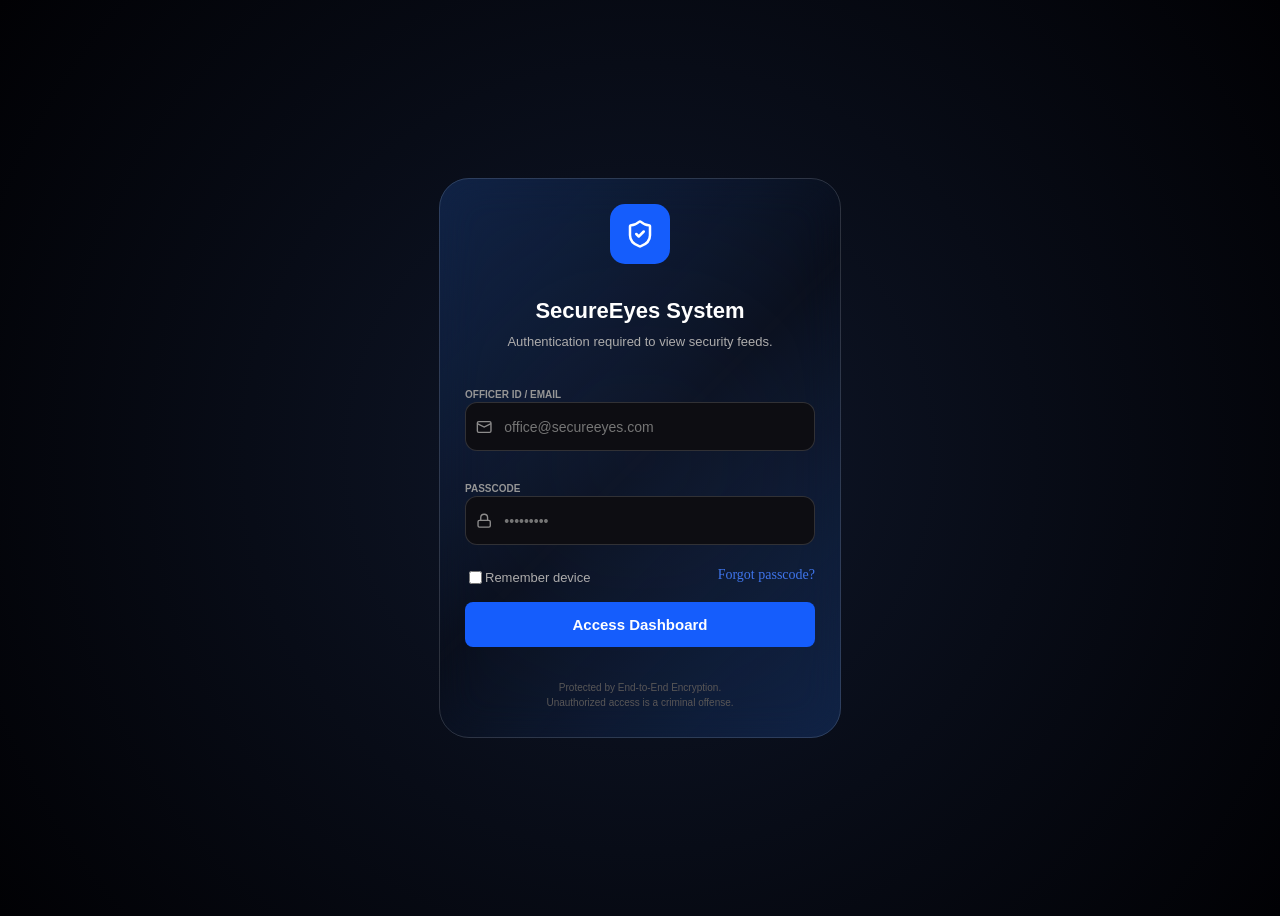
<file: index.html>
<!DOCTYPE html>
<html lang="en">
<head>
    <meta charset="UTF-8">
    <meta name="viewport" content="width=device-width, initial-scale=1.0">
    <title>SecureEyes</title>
    <link rel="stylesheet" href="styles/login-page.css">
    
    <link rel="icon" type="image/png" href="images/web-logo.png?v">

</head>
<body>

    <script>

        const savedTheme = localStorage.getItem('theme');
    
        if (savedTheme === 'dark') {
        document.body.classList.add('dark-mode');
            }
    </script>
    
    <div class="login-container">

        
    
         <svg id="web-logo" xmlns="http://www.w3.org/2000/svg" width="24" 
     height="24" viewBox="0 0 24 24" fill="none" stroke="currentColor"
      stroke-width="2" stroke-linecap="round" stroke-linejoin="round"
       class="lucide lucide-shield-check w-8 h-8 text-white" 
       data-fg-djkv9="1.43:1.6216:/src/app/components/LoginPage.tsx:38:13:1654:46:e:ShieldCheck::::::CqaD">
       <path d="M20 13c0 5-3.5 7.5-7.66 8.95a1 1 0 0 1-.67-.01C7.5 20.5 4 18 4 13V6a1 1 0 0 1 1-1c2 0 4.5-1.2 
       6.24-2.72a1.17 1.17 0 0 1 1.52 0C14.51 3.81 17 5 19 5a1 1 0 0 1 1 1z"></path><path d="m9 12 2 2 4-4"></path></svg>

       <h1 id="web-name" >SecureEyes System</h1>
       <p id="intro-text" >Authentication required to view security feeds.</p>

        <p class="input-label">OFFICER ID / EMAIL</p>

        <div class="input-wrapper">
        <svg class="icon" width="18" height="18" viewBox="0 0 24 24"
        fill="none" stroke="currentColor" stroke-width="2">
        <rect width="20" height="16" x="2" y="4" rx="2"></rect>
        <path d="m22 7-10 5L2 7"></path>
         </svg>
         <input id="mail-input" type="text" placeholder="office@secureeyes.com">
        </div>

          <p class="input-label">PASSCODE</p>

        <div class="input-wrapper">

            <svg class="icon" xmlns="http://www.w3.org/2000/svg" 
        width="18" height="18" viewBox="0 0 24 24" 
        fill="none" stroke="currentColor" stroke-width="2" 
        stroke-linecap="round" stroke-linejoin="round">
     
        <rect x="3" y="11" width="18" height="10" rx="2"></rect>
        <path d="M7 11V7a5 5 0 0 1 10 0v4"></path>
        </svg>

         <input id="pass-input" type="password" placeholder="&bull;&bull;&bull;&bull;&bull;&bull;&bull;&bull;&bull;">
        </div>


       <div class="remember-forgot-column" >

        <div class="remember-device">       
        <input class="remember-device-checkbox" type="checkbox" name="device">
       <label  for="device">Remember device</label>
         </div>


       <p id="forgot-passcode">Forgot passcode?</p>
        </div>

        
       
             <button id="access-button" >
                <span class="btn-text">Access Dashboard</span>
                <span class="loader"></span>
        </button>
   
       
    
        <div class="about-security" >
            <p class="security-texts">Protected by End-to-End Encryption.</p>
            <p class="security-texts">Unauthorized access is a criminal offense.</p>
        </div>
      </div>

      <script src="js/login-page.js"></script>
      <script src="js/theme-toggle.js"></script>
</body>
</html>
</file>
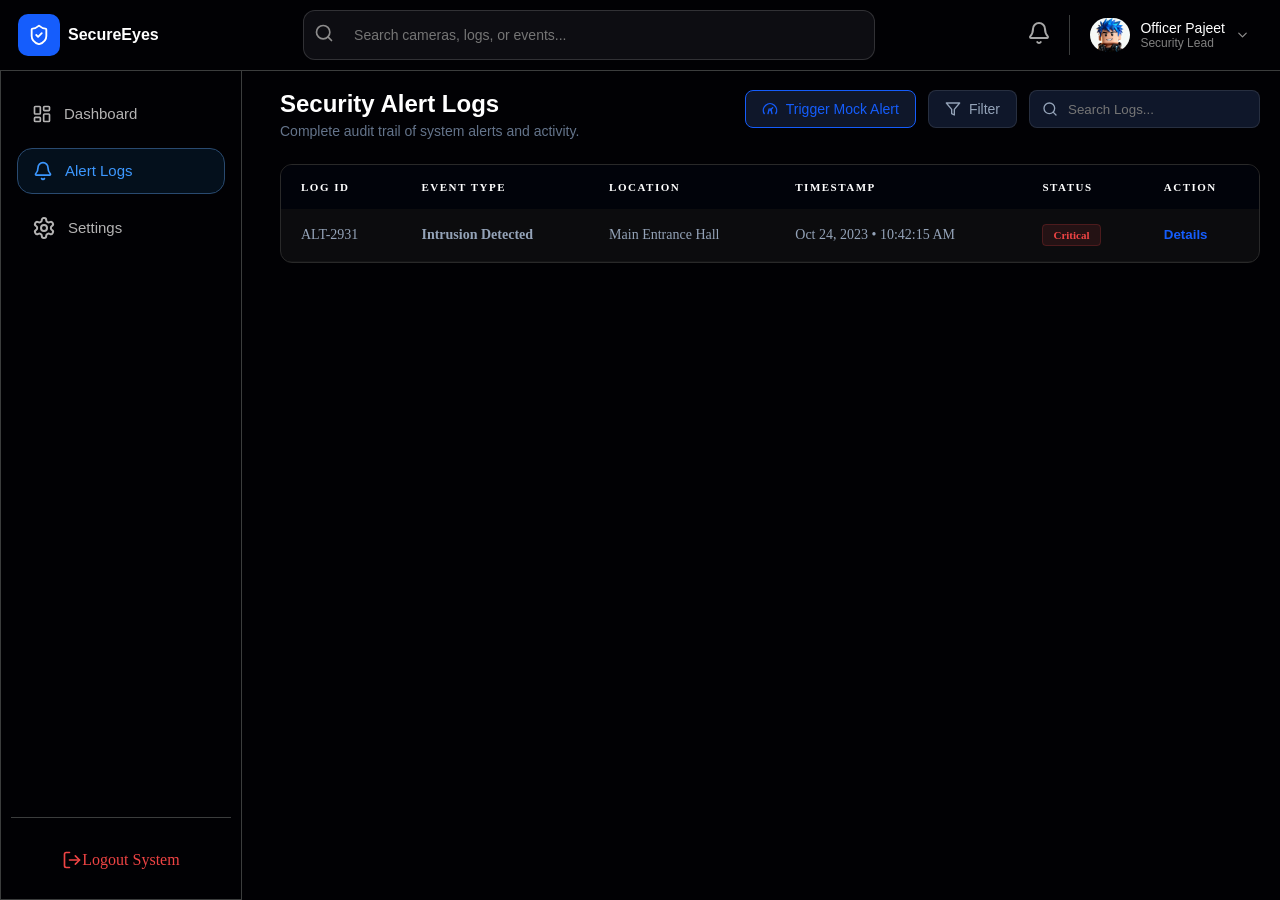
<file: alert-logs.html>
<!DOCTYPE html>
<html lang="en">
<head>
    <meta charset="UTF-8">
    <meta name="viewport" content="width=device-width, initial-scale=1.0">
    <title>SecureEyes</title>
    <link rel="stylesheet" href="styles/alert-logs.css">
    <link rel="stylesheet" href="styles/header.css">
    
    <link rel="icon" type="image/png" href="images/web-logo.png?v">

</head>

<body>

    <script>

        const savedTheme = localStorage.getItem('theme');
    
        if (savedTheme === 'dark') {
        document.body.classList.add('dark-mode');
            }
    </script>


        <!-- === Header === -->
     <div class="header">

        <div class="left-section">
             <svg id="web-logo" xmlns="http://www.w3.org/2000/svg" width="24" 
            height="24" viewBox="0 0 24 24" fill="none" stroke="currentColor"
             stroke-width="2" stroke-linecap="round" stroke-linejoin="round"
            class="lucide lucide-shield-check w-8 h-8 text-white" 
            data-fg-djkv9="1.43:1.6216:/src/app/components/LoginPage.tsx:38:13:1654:46:e:ShieldCheck::::::CqaD">
            <path d="M20 13c0 5-3.5 7.5-7.66 8.95a1 1 0 0 1-.67-.01C7.5 20.5 4 18 4 13V6a1 1 0 0 1 1-1c2 0 4.5-1.2 
            6.24-2.72a1.17 1.17 0 0 1 1.52 0C14.51 3.81 17 5 19 5a1 1 0 0 1 1 1z"></path><path d="m9 12 2 2 4-4"></path></svg>

            <h2 id="web-name">SecureEyes</h2>
        </div>

        <div class="middle-section">
            <div class="search-icon" id="search-toggle">
                
            <svg class="icon" xmlns="http://www.w3.org/2000/svg" width="20" height="24" viewBox="0 0 24 24"
             fill="none" stroke="currentColor" stroke-width="2" stroke-linecap="round"
              stroke-linejoin="round" class="lucide lucide-search absolute left-3 top-1/2 
              -translate-y-1/2 w-5 h-5 text-zinc-500" data-fg-d5jy10="1.20:1.3007:/src/app/components/
              Header.tsx:18:11:804:85:e:Search::::::B9rK"><circle cx="11" cy="11" r="8"></circle><path
               d="m21 21-4.3-4.3"></path></svg>
               
            </div>

            <input type="text" id="mobile-search-input" placeholder="Search cameras, logs, or events...">
        </div>
         
        

        <div class="right-section">


            <a href="alert-logs.html">
                
            <div class="notifications">

            <svg id="notification-bell-icon" xmlns="http://www.w3.org/2000/svg" width="24" height="24" viewBox="0 0 24 24" 
            fill="none" stroke="currentColor" stroke-width="2" stroke-linecap="round" 
            stroke-linejoin="round" class="lucide lucide-bell w-6 h-6 text-zinc-400 group-hover:
            text-white transition-colors" data-fg-d5jy15="1.20:1.3007:/src/app/components/Header.
            tsx:30:11:1529:83:e:Bell::::::CiHR"><path d="M10.268 21a2 2 0 0 0 3.464 0"></path><path
             d="M3.262 15.326A1 1 0 0 0 4 17h16a1 1 0 0 0 .74-1.673C19.41 13.956 18 12.499 18 8A6 6 0
              0 0 6 8c0 4.499-1.411 5.956-2.738 7.326"></path></svg>

    

            </div>

            </a>

            <div class="divider"></div>

            <div class="profile"> 

                <img id="user-profile-picture" src="images/user-profile-picture.png" alt="img">

                <div>
                 <p class="officer-name">Officer Pajeet</p>
                 <p class="officer-role">Security Lead</p>
                </div>

                 <div 
                 class="profile-more"> 
                    <svg xmlns="http://www.w3.org/2000/svg" 
                 width="24" height="24" viewBox="0 0 24 24" 
                 fill="none" stroke="currentColor" stroke-width="2"
                  stroke-linecap="round" stroke-linejoin="round" 
                  class="lucide lucide-chevron-down w-4 h-4 text-
                  zinc-500 group-hover:text-white transition-colors"
                   data-fg-d5jy26="1.20:1.3007:/src/app/components/H
                   eader.tsx:48:11:2742:90:e:ChevronDown::::::Ddn3"><path d="m6 9 6 6 6-6"></path></svg></div>
               
            </div>

        </div>

    </div>


    <!-- === Content table === -->

    <div class="content-table">

    <a href="dashboard.html" class="content-pages" id="dashboard-page">
        <svg width="20" height="24" viewBox="0 0 24 24" fill="none"
         stroke="currentColor" stroke-width="2"
         stroke-linecap="round" stroke-linejoin="round"
         class="lucide lucide-layout-dashboard">
            <rect width="7" height="9" x="3" y="3" rx="1"></rect>
            <rect width="7" height="5" x="14" y="3" rx="1"></rect>
            <rect width="7" height="9" x="14" y="12" rx="1"></rect>
            <rect width="7" height="5" x="3" y="16" rx="1"></rect>
        </svg>
        <p class="content-page-text">Dashboard</p>
    </a>


    <a href="#" class="content-pages" id="alert-logs-page">
        <svg width="20" height="24" viewBox="0 0 24 24" fill="none"
         stroke="currentColor" stroke-width="2"
         stroke-linecap="round" stroke-linejoin="round"
         class="lucide lucide-bell">
            <path d="M10.268 21a2 2 0 0 0 3.464 0"></path>
            <path d="M3.262 15.326A1 1 0 0 0 4 17h16a1 1 
            0 0 0 .74-1.673C19.41 13.956 18 12.499 18 8A6 6 0 0 0 6 8c0 4.499-1.411 5.956-2.738 7.326"></path>
        </svg>
        <p class="content-page-text">Alert Logs</p>
    </a>


    <a href="settings.html" class="content-pages" id="settings-page">
        <svg width="24" height="24" viewBox="0 0 24 24" fill="none"
         stroke="currentColor" stroke-width="2"
         stroke-linecap="round" stroke-linejoin="round"
         class="lucide lucide-settings">
            <path d="M12.22 2h-.44a2 2 0 0 0-2 2v.18a2 2 0 0 1-1 1.73l-.43.25a2 2 0 0 1-2 0l-.15-.08a2 
            2 0 0 0-2.73.73l-.22.38a2 2 0 0 0 .73 2.73l.15.1a2 2 0 0 1 1 1.72v.51a2 2 0 0 1-1 
            1.74l-.15.09a2 2 0 0 0-.73 2.73l.22.38a2 2 0 0 0 2.73.73l.15-.08a2 2 0 0 1 2 
            0l.43.25a2 2 0 0 1 1 1.73V20a2 2 0 0 0 2 2h.44a2 2 0 0 0 2-2v-.18a2 2 0 0 1
            1-1.73l.43-.25a2 2 0 0 1 2 0l.15.08a2 2 0 0 0 2.73-.73l.22-.39a2 2 0 0 0-.73-2.73l-.15-.08a2 2 0 0 1-1-1.74v-.5a2 2 0 0 1 1-1.74l.15-.09a2 2 0 0 0 .73-2.73l-.22-.38a2 2 0 0 0-2.73-.73l-.15.08a2 2 0 0 1-2 0l-.43-.25a2 2 0 0 1-1-1.73V4a2 2 0 0 0-2-2z"></path>
            <circle cx="12" cy="12" r="3"></circle>
        </svg>
        <p class="content-page-text">Settings</p>
    </a>


    <div class="divider2"></div>

    <a href="index.html" class="logout-system">
        <svg width="20" height="24" viewBox="0 0 24 24" fill="none"
         stroke="currentColor" stroke-width="2"
         stroke-linecap="round" stroke-linejoin="round"
         class="lucide lucide-log-out">
            <path d="M9 21H5a2 2 0 0 1-2-2V5a2 2 0 0 1 2-2h4"></path>
            <polyline points="16 17 21 12 16 7"></polyline>
            <line x1="21" x2="9" y1="12" y2="12"></line>
        </svg>
        <p class="content-page-text" id="logout-system-text">Logout System</p>
    </a>

</div>

    
   <!-- MAIN CONTENT -->

    <div class="main-content">
        <div class="header-container">
        <div class="page-info">
            <h1 class="page-title">Security Alert Logs</h1>
            <p id="intro-text">Complete audit trail of system alerts and activity.</p>
        </div>
        
        <div class="header-actions">
            <button class="action-btn trigger-alert-btn" onclick="addFakeLog()">
                <svg xmlns="http://www.w3.org/2000/svg" width="16" height="16" viewBox="0 0 24 24" fill="none" stroke="currentColor" stroke-width="2" stroke-linecap="round" stroke-linejoin="round"><path d="m12 14 4-4"/><path d="M3.34 19a10 10 0 1 1 17.32 0"/><path d="m9.01 19 1.74-7.03"/><path d="m14.99 19-1.74-7.03"/></svg>
                Trigger Mock Alert
            </button>
            
            <button class="action-btn">
                <svg xmlns="http://www.w3.org/2000/svg" width="16" height="16" viewBox="0 0 24 24" fill="none" stroke="currentColor" stroke-width="2" stroke-linecap="round" stroke-linejoin="round"><polygon points="22 3 2 3 10 12.46 10 19 14 21 14 12.46 22 3"/></svg> Filter
            </button>

            <div class="search-wrapper">
                <svg xmlns="http://www.w3.org/2000/svg" width="16" height="16" viewBox="0 0 24 24" fill="none" stroke="currentColor" stroke-width="2" stroke-linecap="round" stroke-linejoin="round"><circle cx="11" cy="11" r="8"/><path d="m21 21-4.3-4.3"/></svg>
                <input type="text"  id="alert-search"  placeholder="Search Logs...">
            </div>
        </div>
    </div>

    <div class="logs-card">
        <table class="logs-table">
            <thead>
                <tr>
                    <th>LOG ID</th>
                    <th>EVENT TYPE</th>
                    <th>LOCATION</th>
                    <th>TIMESTAMP</th>
                    <th>STATUS</th>
                    <th>ACTION</th>
                </tr>
            </thead>
            <tbody id="logBody">
                <tr>
                    <td>ALT-2931</td>
                    <td class="event-name">Intrusion Detected</td>
                    <td>Main Entrance Hall</td>
                    <td>Oct 24, 2023 • 10:42:15 AM</td>
                    <td><span class="badge badge-critical">Critical</span></td>
                    <td><button class="details-link">Details</button></td>
                </tr>
            </tbody>
        </table>
    </div>
</div>

<script src="js/fakeLog.js"></script>
<script src="js/search-toggle.js"></script>
<script src="js/theme-toggle.js"></script>

</body>

</html>
</file>
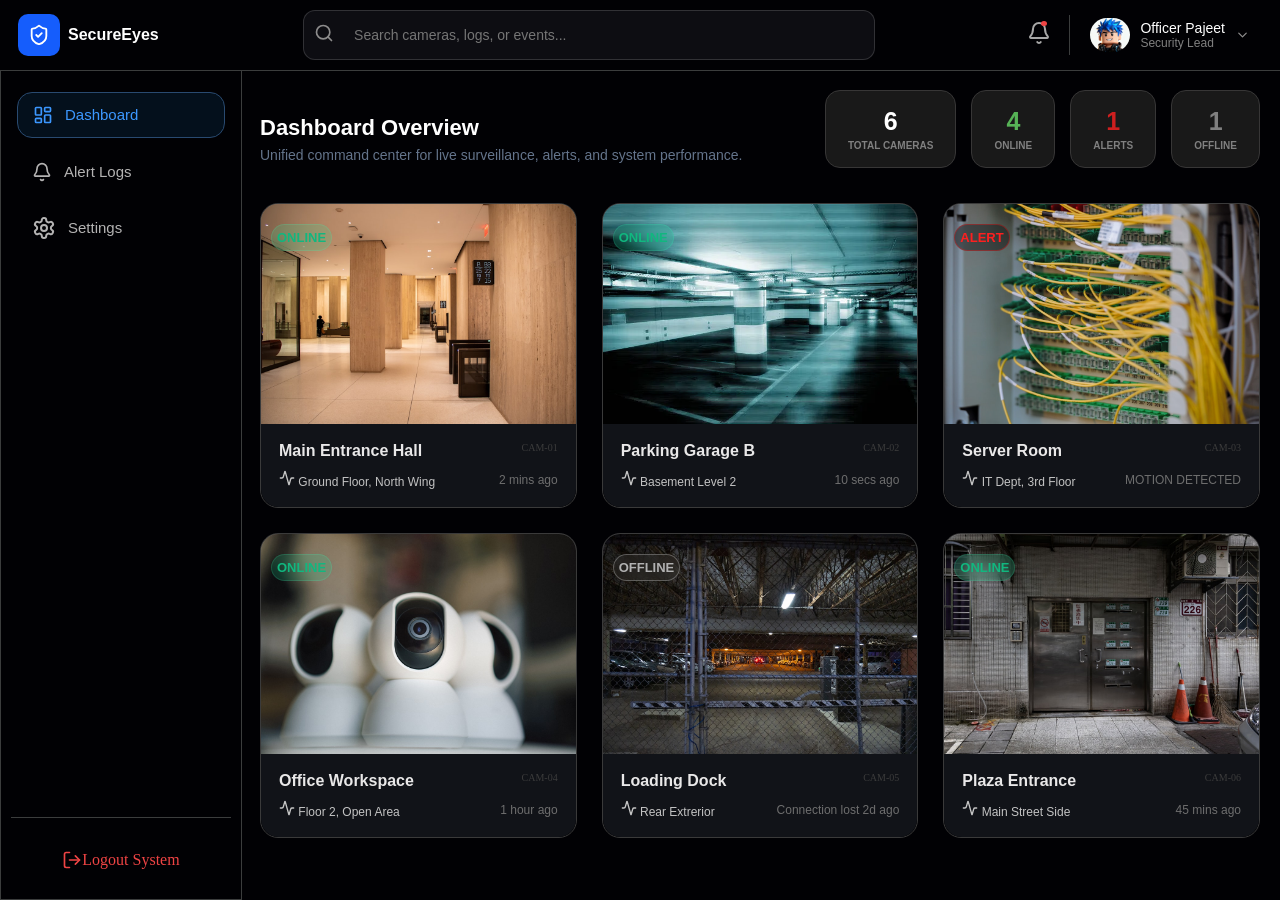
<file: dashboard.html>
<!DOCTYPE html>
<html lang="en">
<head>
    <meta charset="UTF-8">
    <meta name="viewport" content="width=device-width, initial-scale=1.0">
    <title>SecureEyes</title>

    <link rel="stylesheet" href="styles/dashboard.css">
    <link rel="stylesheet" href="styles/header.css">

    <link rel="icon" href="images/web-logo.png?v">


</head>

<body>

  <script>

    const savedTheme = localStorage.getItem('theme');
   
    if (savedTheme === 'dark') {
      document.body.classList.add('dark-mode');
    }
  </script>

        <!-- === Header === -->
    <div class="header">

        <div class="left-section">
             <svg id="web-logo" xmlns="http://www.w3.org/2000/svg" width="24" 
            height="24" viewBox="0 0 24 24" fill="none" stroke="currentColor"
             stroke-width="2" stroke-linecap="round" stroke-linejoin="round"
            class="lucide lucide-shield-check w-8 h-8 text-white" 
            data-fg-djkv9="1.43:1.6216:/src/app/components/LoginPage.tsx:38:13:1654:46:e:ShieldCheck::::::CqaD">
            <path d="M20 13c0 5-3.5 7.5-7.66 8.95a1 1 0 0 1-.67-.01C7.5 20.5 4 18 4 13V6a1 1 0 0 1 1-1c2 0 4.5-1.2 
            6.24-2.72a1.17 1.17 0 0 1 1.52 0C14.51 3.81 17 5 19 5a1 1 0 0 1 1 1z"></path><path d="m9 12 2 2 4-4"></path></svg>

            <h2 id="web-name">SecureEyes</h2>
        </div>

        <div class="middle-section">
            <div class="search-icon" id="search-toggle">
                
            <svg class="icon" xmlns="http://www.w3.org/2000/svg" width="20" height="24" viewBox="0 0 24 24"
             fill="none" stroke="currentColor" stroke-width="2" stroke-linecap="round"
              stroke-linejoin="round" class="lucide lucide-search absolute left-3 top-1/2 
              -translate-y-1/2 w-5 h-5 text-zinc-500" data-fg-d5jy10="1.20:1.3007:/src/app/components/
              Header.tsx:18:11:804:85:e:Search::::::B9rK"><circle cx="11" cy="11" r="8"></circle><path
               d="m21 21-4.3-4.3"></path></svg>
               
            </div>

            <input type="text" id="mobile-search-input" placeholder="Search cameras, logs, or events...">
        </div>
         
        

        <div class="right-section">


            <a href="alert-logs.html">
                
            <div class="notifications">

            <svg id="notification-bell-icon" xmlns="http://www.w3.org/2000/svg" width="24" height="24" viewBox="0 0 24 24" 
            fill="none" stroke="currentColor" stroke-width="2" stroke-linecap="round" 
            stroke-linejoin="round" class="lucide lucide-bell w-6 h-6 text-zinc-400 group-hover:
            text-white transition-colors" data-fg-d5jy15="1.20:1.3007:/src/app/components/Header.
            tsx:30:11:1529:83:e:Bell::::::CiHR"><path d="M10.268 21a2 2 0 0 0 3.464 0"></path><path
             d="M3.262 15.326A1 1 0 0 0 4 17h16a1 1 0 0 0 .74-1.673C19.41 13.956 18 12.499 18 8A6 6 0
              0 0 6 8c0 4.499-1.411 5.956-2.738 7.326"></path></svg>

            <div class="red-dot"></div>  

            </div>

            </a>

            <div class="divider"></div>

            <div class="profile"> 

                <img id="user-profile-picture" src="images/user-profile-picture.png" alt="img">

                <div>
                 <p class="officer-name">Officer Pajeet</p>
                 <p class="officer-role">Security Lead</p>
                </div>

                 <div 
                 class="profile-more"> 
                    <svg xmlns="http://www.w3.org/2000/svg" 
                 width="24" height="24" viewBox="0 0 24 24" 
                 fill="none" stroke="currentColor" stroke-width="2"
                  stroke-linecap="round" stroke-linejoin="round" 
                  class="lucide lucide-chevron-down w-4 h-4 text-
                  zinc-500 group-hover:text-white transition-colors"
                   data-fg-d5jy26="1.20:1.3007:/src/app/components/H
                   eader.tsx:48:11:2742:90:e:ChevronDown::::::Ddn3"><path d="m6 9 6 6 6-6"></path></svg></div>
               
            </div>

        </div>

    </div>


    <!-- === Content table === -->

    <div class="content-table">


    
              <div  class="content-pages" id="dashboard-page">

             <svg  xmlns="http://www.w3.org/2000/svg" width="20"
             height="24" viewBox="0 0 24 24" fill="none" stroke="currentColor"
              stroke-width="2" stroke-linecap="round" stroke-linejoin="round" 
              class="lucide lucide-layout-dashboard w-5 h-5" data-fg-dqpt5="1.
               18:1.3033:/src/app/components/Sidebar.tsx:35:15:1342:28:e:Icon
               "><rect width="7" height="9" x="3" y="3" rx="1"></rect><rect
                width="7" height="5" x="14" y="3" rx="1"></rect><rect width="7" 
                height="9" x="14" y="12" rx="1"></rect><rect width="7" height="5" x="3" y="16" rx="1"></rect></svg>

                <p class="content-page-text" >Dashboard</p>

            </div>
        

       
          
            <a href="alert-logs.html"   id="alert-logs-page" class="content-pages notification-icon">

                <div class="icon-wrapper">
                      <svg id="alert-log-svg" xmlns="http://www.w3.org/2000/svg" width="20" height="24"
                viewBox="0 0 24 24" fill="none" stroke="currentColor" stroke-width="2"
                stroke-linecap="round" stroke-linejoin="round" class="lucide lucide-bell 
                 w-5 h-5" data-fg-dqpt5="1.18:1.3033:/src/app/components/Sidebar.tsx:35:15:1342:28:e:Icon">
                 <path d="M10.268 21a2 2 0 0 0 3.464 0"></path><path d="M3.262 15.326A1 1 0 0 0 4 17h16a1 1 
                 0 0 0 .74-1.673C19.41 13.956 18 12.499 18 8A6 6 0 0 0 6 8c0 4.499-1.411 5.956-2.738 7.326"></path></svg>

                <div class="red-dot-2"></div>

                <p class="content-page-text"  >Alert Logs</p>
                </div>

            </a>
      


            <a href="settings.html" id="settings-page" class="content-pages"> 
              <svg xmlns="http://www.w3.org/2000/svg" width="24" height="24" 
            viewBox="0 0 24 24" fill="none" stroke="currentColor" stroke-width="2" 
            stroke-linecap="round" stroke-linejoin="round" class="lucide lucide-settings w-5 h-5" 
            data-fg-dqpt5="1.18:1.3033:/src/app/components/Sidebar.tsx:35:15:1342:28:e:Icon"><path
             d="M12.22 2h-.44a2 2 0 0 0-2 2v.18a2 2 0 0 1-1 1.73l-.43.25a2 2 0 0 1-2 0l-.15-.08a2 
             2 0 0 0-2.73.73l-.22.38a2 2 0 0 0 .73 2.73l.15.1a2 2 0 0 1 1 1.72v.51a2 2 0 0 1-1 
             1.74l-.15.09a2 2 0 0 0-.73 2.73l.22.38a2 2 0 0 0 2.73.73l.15-.08a2 2 0 0 1 2 
             0l.43.25a2 2 0 0 1 1 1.73V20a2 2 0 0 0 2 2h.44a2 2 0 0 0 2-2v-.18a2 2 0 0 1
              1-1.73l.43-.25a2 2 0 0 1 2 0l.15.08a2 2 0 0 0 2.73-.73l.22-.39a2 2 0 0 0-.73-2.73l-.15-.08a2 2 0 0 1-1-1.74v-.5a2 2 0 0 1 1-1.74l.15-.09a2 2 0 0 0 .73-2.73l-.22-.38a2 2 0 0 0-2.73-.73l-.15.08a2 2 0 0 1-2 0l-.43-.25a2 2 0 0 1-1-1.73V4a2 2 0 0 0-2-2z">
            </path><circle cx="12" cy="12" r="3"></circle></svg>

            <p class="content-page-text">Settings</p>
        </a>


      
        <div class="divider2"></div>


             <a href="index.html" class="logout-system" >
        <svg  class="logout-svg" width="20" height="24" viewBox="0 0 24 24" fill="none"
         stroke="currentColor" stroke-width="2"
         stroke-linecap="round" stroke-linejoin="round"
         class="lucide lucide-log-out">
            <path d="M9 21H5a2 2 0 0 1-2-2V5a2 2 0 0 1 2-2h4"></path>
            <polyline points="16 17 21 12 16 7"></polyline>
            <line x1="21" x2="9" y1="12" y2="12"></line>
        </svg>

        <p class="content-page-text" id="logout-system-text">Logout System</p>
           </a>
         
    </div>



   <!-- MAIN CONTENT -->

   <div class="main-content">

    

    <!-- Page header -->
    <div class="page-header">

        <div class="page-overview" >
            <h1 class="page-title">Dashboard Overview</h1>
            <p class="page-subtitles">
                Unified command center for live surveillance, alerts, and system performance.
            </p>
        </div>

        <div class="stats-row">

            <div class="stats-box">
                <p class="total-cameras">6</p>
                <p>TOTAL CAMERAS</p>
            </div>

            <div class="stats-box">
                <p class="online-cameras">4</p>
                <p>ONLINE</p>
            </div>

            <div class="stats-box">
                <p class="total-alerts">1</p>
                <p>ALERTS</p>
            </div>

            <div class="stats-box">
                <p class="offline-cameras">1</p>
                <p>OFFLINE</p>
            </div>

        </div>

    </div> 

    <!-- Camera grid -->

   <div class="all-cameras">

        <div class="camera-card"  data-camera-id="CAM-01">

            <div class="camera-preview-wrapper">
                <img   class="camera-preview" src="images/camera-preview-1.png" alt="img">

                <div class="view-live-feed" >
                View Live
                </div>

                <div class="status-badge-online" >
                ONLINE
                </div>

            </div>

            
            <div class="camera-info" >
 
                <div class="camera-name-and-number" >
                <h3 class="camera-name" >Main Entrance Hall</h3>
                <p class="camera-number" >CAM-01</p>
            </div>

            
              </path></svg>
            <div class="location-and-updated-time" >

                <div class="location" > 

                    <svg xmlns="http://www.w3.org/2000/svg"
                     width="16" height="16" viewBox="0 0 24 24" 
                     fill="none" stroke="currentColor" stroke-width="2"
                      stroke-linecap="round" stroke-linejoin="round" 
                      class="lucide lucide-activity w-3 h-3" data-fg-ci339="1.21:1.7205:/src/app/components/Dashboard.tsx:93:19:4538:32:e:Activity::::::Y0P"><path
                       d="M22 12h-2.48a2 2 0 0 0-1.93 1.46l-2.35 8.36a.25.25 0 0 1-.48 0L9.24 2.18a.25.25 0 0 0-.48 0l-2.35 8.36A2 2 0 0 1 4.49 12H2">
                    </path></svg>

                    Ground Floor, North Wing</div>

                <p class="updated-time" >2 mins ago</p>
            </div>

                
            </div>
           
        </div>

        <div class="camera-card"  data-camera-id="CAM-02" >

            <div class="camera-preview-wrapper">
                <img class="camera-preview" src="images/camera-preview-2.png" alt="img">

                 <div class="view-live-feed" >
                View Live
                </div>

                <div class="status-badge-online" >
                ONLINE
                </div>
            </div>

            
            <div class="camera-info" >
 
                <div class="camera-name-and-number" >
                <h3 class="camera-name" >Parking Garage B</h3>
                <p class="camera-number" >CAM-02</p>
            </div>

            
              </path></svg>
            <div class="location-and-updated-time" >

                <div class="location" > 

                    <svg xmlns="http://www.w3.org/2000/svg"
                     width="16" height="16" viewBox="0 0 24 24" 
                     fill="none" stroke="currentColor" stroke-width="2"
                      stroke-linecap="round" stroke-linejoin="round" 
                      class="lucide lucide-activity w-3 h-3" data-fg-ci339="1.21:1.7205:/src/app/components/Dashboard.tsx:93:19:4538:32:e:Activity::::::Y0P"><path
                       d="M22 12h-2.48a2 2 0 0 0-1.93 1.46l-2.35 8.36a.25.25 0 0 1-.48 0L9.24 2.18a.25.25 0 0 0-.48 0l-2.35 8.36A2 2 0 0 1 4.49 12H2">
                    </path></svg>

                    Basement Level 2</div>

                <p class="updated-time" >10 secs ago</p>
            </div>

                
            </div>
           
        </div>

        <div class="camera-card"  data-camera-id="CAM-03">

            <div class="camera-preview-wrapper">
                <img class="camera-preview" src="images/camera-preview-3.png" alt="img">

                 <div class="view-live-feed" >
                View Live
                </div>

                <div class="status-badge-alert" >
                ALERT
                </div>

             
            </div>

            
            <div class="camera-info" >
 
                <div class="camera-name-and-number" >
                <h3 class="camera-name" >Server Room</h3>
                <p class="camera-number" >CAM-03</p>
            </div>

            
              </path></svg>
            <div class="location-and-updated-time" >

                <div class="location" > 

                    <svg xmlns="http://www.w3.org/2000/svg"
                     width="16" height="16" viewBox="0 0 24 24" 
                     fill="none" stroke="currentColor" stroke-width="2"
                      stroke-linecap="round" stroke-linejoin="round" 
                      class="lucide lucide-activity w-3 h-3" data-fg-ci339="1.21:1.7205:/src/app/components/Dashboard.tsx:93:19:4538:32:e:Activity::::::Y0P"><path
                       d="M22 12h-2.48a2 2 0 0 0-1.93 1.46l-2.35 8.36a.25.25 0 0 1-.48 0L9.24 2.18a.25.25 0 0 0-.48 0l-2.35 8.36A2 2 0 0 1 4.49 12H2">
                    </path></svg>

                    IT Dept, 3rd Floor</div>

                <p class="updated-time" >MOTION DETECTED</p>
            </div>

                
            </div>
           
        </div>

        <div class="camera-card"   data-camera-id="CAM-04">

            <div class="camera-preview-wrapper">
                <img class="camera-preview" src="images/camera-preview-4.png" alt="img">

                 <div class="view-live-feed" >
                View Live
                </div>

                <div class="status-badge-online" >
                ONLINE
                </div>
            </div>

            
            <div class="camera-info" >
 
                <div class="camera-name-and-number" >
                <h3 class="camera-name" >Office Workspace</h3>
                <p class="camera-number" >CAM-04</p>
            </div>

            
              </path></svg>
            <div class="location-and-updated-time" >

                <div class="location" > 

                    <svg xmlns="http://www.w3.org/2000/svg"
                     width="16" height="16" viewBox="0 0 24 24" 
                     fill="none" stroke="currentColor" stroke-width="2"
                      stroke-linecap="round" stroke-linejoin="round" 
                      class="lucide lucide-activity w-3 h-3" data-fg-ci339="1.21:1.7205:/src/app/components/Dashboard.tsx:93:19:4538:32:e:Activity::::::Y0P"><path
                       d="M22 12h-2.48a2 2 0 0 0-1.93 1.46l-2.35 8.36a.25.25 0 0 1-.48 0L9.24 2.18a.25.25 0 0 0-.48 0l-2.35 8.36A2 2 0 0 1 4.49 12H2">
                    </path></svg>

                    Floor 2, Open Area</div>

                <p class="updated-time" >1 hour ago</p>
            </div>

                
            </div>
           
        </div>

        <div class="camera-card"  data-camera-id="CAM-0"5>

            <div class="camera-preview-wrapper">
                <img class="camera-preview" src="images/camera-preview-5.png" alt="img">

                 <div class="view-live-feed" >
                View Live
                </div>

                <div class="status-badge-offline" >
                OFFLINE
                </div>
            </div>

            
            <div class="camera-info" >
 
                <div class="camera-name-and-number" >
                <h3 class="camera-name" >Loading Dock</h3>
                <p class="camera-number" >CAM-05</p>
            </div>

            
              </path></svg>
            <div class="location-and-updated-time" >

                <div class="location" > 

                    <svg xmlns="http://www.w3.org/2000/svg"
                     width="16" height="16" viewBox="0 0 24 24" 
                     fill="none" stroke="currentColor" stroke-width="2"
                      stroke-linecap="round" stroke-linejoin="round" 
                      class="lucide lucide-activity w-3 h-3" data-fg-ci339="1.21:1.7205:/src/app/components/Dashboard.tsx:93:19:4538:32:e:Activity::::::Y0P"><path
                       d="M22 12h-2.48a2 2 0 0 0-1.93 1.46l-2.35 8.36a.25.25 0 0 1-.48 0L9.24 2.18a.25.25 0 0 0-.48 0l-2.35 8.36A2 2 0 0 1 4.49 12H2">
                    </path></svg>

                    Rear Extrerior</div>

                <p class="updated-time" >Connection lost 2d ago</p>
            </div>

                
            </div>
           
        </div>

        <div class="camera-card"  data-camera-id="CAM-06">

            <div class="camera-preview-wrapper">
                <img class="camera-preview" src="images/camera-preview-6.png" alt="img">

                 <div class="view-live-feed" >
                View Live
                </div>

                <div class="status-badge-online" >
                ONLINE
                </div>
            </div>

            
            <div class="camera-info" >
 
                <div class="camera-name-and-number" >
                <h3 class="camera-name" >Plaza Entrance</h3>
                <p class="camera-number" >CAM-06</p>
            </div>

            
              </path></svg>
            <div class="location-and-updated-time" >

                <div class="location" > 

                    <svg xmlns="http://www.w3.org/2000/svg"
                     width="16" height="16" viewBox="0 0 24 24" 
                     fill="none" stroke="currentColor" stroke-width="2"
                      stroke-linecap="round" stroke-linejoin="round" 
                      class="lucide lucide-activity w-3 h-3" data-fg-ci339="1.21:1.7205:/src/app/components/Dashboard.tsx:93:19:4538:32:e:Activity::::::Y0P"><path
                       d="M22 12h-2.48a2 2 0 0 0-1.93 1.46l-2.35 8.36a.25.25 0 0 1-.48 0L9.24 2.18a.25.25 0 0 0-.48 0l-2.35 8.36A2 2 0 0 1 4.49 12H2">
                    </path></svg>

                    Main Street Side</div>

                <p class="updated-time" >45 mins ago</p>
            </div>

                
            </div>
           
        </div>
    </div>

</div>

<script src="js/search-toggle.js"></script>
<script src="js/theme-toggle.js"></script>


</body>

</html>
</file>
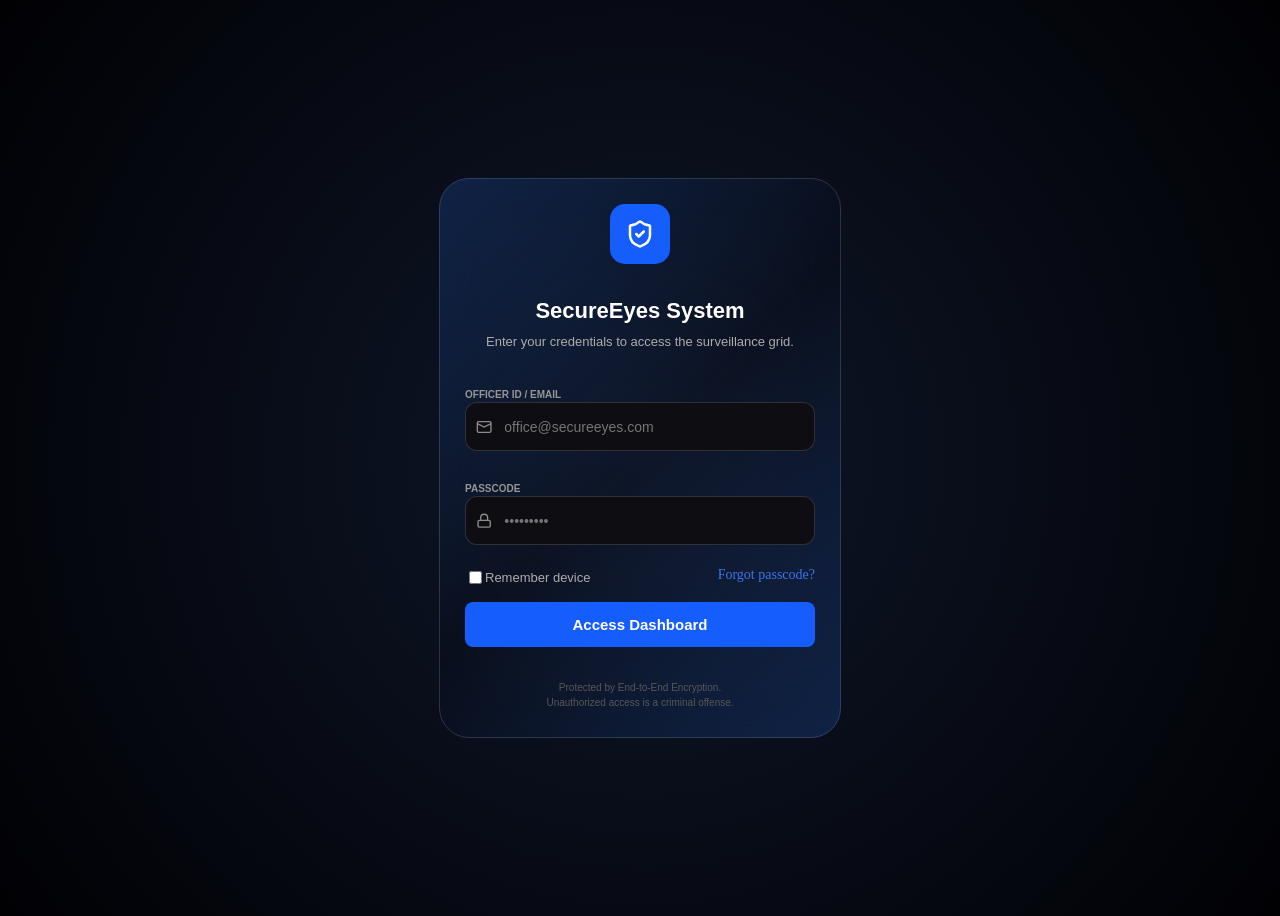
<file: login-page.html>
<!DOCTYPE html>
<html lang="en">
<head>
    <meta charset="UTF-8">
    <meta name="viewport" content="width=device-width, initial-scale=1.0">
    <title>SecureEyes</title>
    <link rel="stylesheet" href="styles/login-page.css">
    
    <link rel="icon" type="image/png" href="images/web-logo.png?v">

</head>
<body>

    <script>

        const savedTheme = localStorage.getItem('theme');
    
        if (savedTheme === 'dark') {
        document.body.classList.add('dark-mode');
            }
    </script>
    
    <div class="login-container">

        
    
         <svg id="web-logo" xmlns="http://www.w3.org/2000/svg" width="24" 
     height="24" viewBox="0 0 24 24" fill="none" stroke="currentColor"
      stroke-width="2" stroke-linecap="round" stroke-linejoin="round"
       class="lucide lucide-shield-check w-8 h-8 text-white" 
       data-fg-djkv9="1.43:1.6216:/src/app/components/LoginPage.tsx:38:13:1654:46:e:ShieldCheck::::::CqaD">
       <path d="M20 13c0 5-3.5 7.5-7.66 8.95a1 1 0 0 1-.67-.01C7.5 20.5 4 18 4 13V6a1 1 0 0 1 1-1c2 0 4.5-1.2 
       6.24-2.72a1.17 1.17 0 0 1 1.52 0C14.51 3.81 17 5 19 5a1 1 0 0 1 1 1z"></path><path d="m9 12 2 2 4-4"></path></svg>

       <h1 id="web-name" >SecureEyes System</h1>
       <p id="intro-text" >Enter your credentials to access the surveillance grid. </p>

        <p class="input-label">OFFICER ID / EMAIL</p>

        <div class="input-wrapper">
        <svg class="icon" width="18" height="18" viewBox="0 0 24 24"
        fill="none" stroke="currentColor" stroke-width="2">
        <rect width="20" height="16" x="2" y="4" rx="2"></rect>
        <path d="m22 7-10 5L2 7"></path>
         </svg>
         <input id="mail-input" type="text" placeholder="office@secureeyes.com">
        </div>

          <p class="input-label">PASSCODE</p>

        <div class="input-wrapper">

            <svg class="icon" xmlns="http://www.w3.org/2000/svg" 
        width="18" height="18" viewBox="0 0 24 24" 
        fill="none" stroke="currentColor" stroke-width="2" 
        stroke-linecap="round" stroke-linejoin="round">
     
        <rect x="3" y="11" width="18" height="10" rx="2"></rect>
        <path d="M7 11V7a5 5 0 0 1 10 0v4"></path>
        </svg>

         <input id="pass-input" type="password" placeholder="&bull;&bull;&bull;&bull;&bull;&bull;&bull;&bull;&bull;">
        </div>


       <div class="remember-forgot-column" >

        <div class="remember-device">       
        <input class="remember-device-checkbox" type="checkbox" name="device">
       <label  for="device">Remember device</label>
         </div>


       <p id="forgot-passcode">Forgot passcode?</p>
        </div>

        
       
             <button id="access-button" >
                <span class="btn-text">Access Dashboard</span>
                <span class="loader"></span>
        </button>
   
       
    
        <div class="about-security" >
            <p class="security-texts">Protected by End-to-End Encryption.</p>
            <p class="security-texts">Unauthorized access is a criminal offense.</p>
        </div>
      </div>

      <script src="js/login-page.js"></script>
      <script src="js/theme-toggle.js"></script>
</body>
</html>
</file>
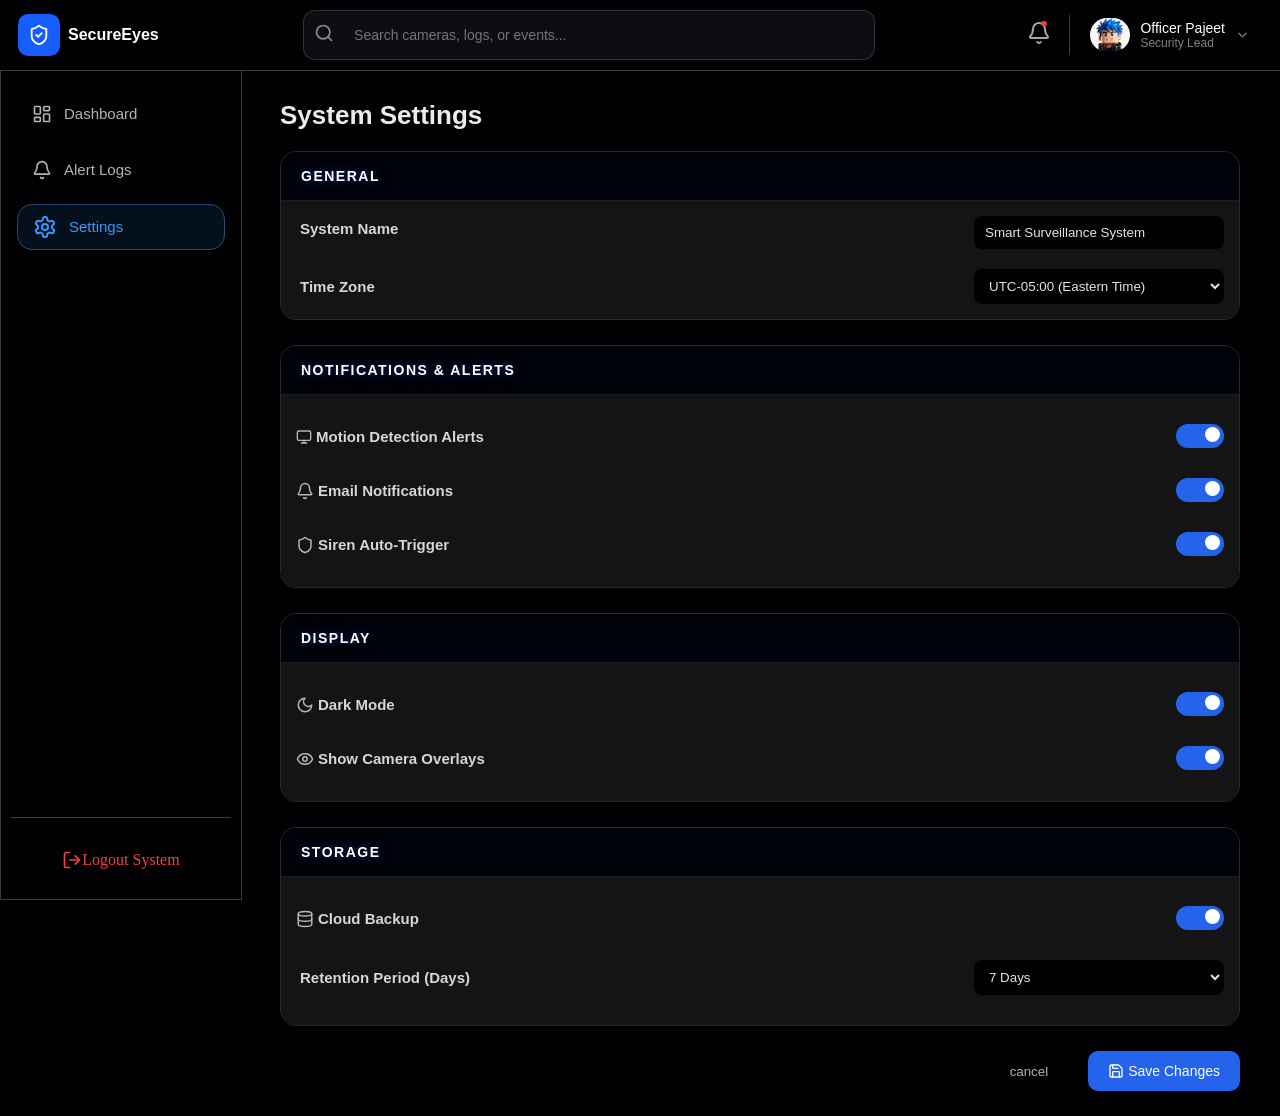
<file: settings.html>
<!DOCTYPE html>
<html lang="en">
<head>
    <meta charset="UTF-8">
    <meta name="viewport" content="width=device-width, initial-scale=1.0">
    <title>SecureEyes</title>
    <link rel="stylesheet" href="styles/settings.css">
    <link rel="stylesheet" href="styles/header.css">

    <link rel="icon" type="image/png" href="images/web-logo.png?v">

</head>

<body>

    <script>

        const savedTheme = localStorage.getItem('theme');
    
        if (savedTheme === 'dark') {
        document.body.classList.add('dark-mode');
            }
    </script>

        <!-- === Header === -->
    <div class="header">

        <div class="left-section">
             <svg id="web-logo" xmlns="http://www.w3.org/2000/svg" width="24" 
            height="24" viewBox="0 0 24 24" fill="none" stroke="currentColor"
             stroke-width="2" stroke-linecap="round" stroke-linejoin="round"
            class="lucide lucide-shield-check w-8 h-8 text-white" 
            data-fg-djkv9="1.43:1.6216:/src/app/components/LoginPage.tsx:38:13:1654:46:e:ShieldCheck::::::CqaD">
            <path d="M20 13c0 5-3.5 7.5-7.66 8.95a1 1 0 0 1-.67-.01C7.5 20.5 4 18 4 13V6a1 1 0 0 1 1-1c2 0 4.5-1.2 
            6.24-2.72a1.17 1.17 0 0 1 1.52 0C14.51 3.81 17 5 19 5a1 1 0 0 1 1 1z"></path><path d="m9 12 2 2 4-4"></path></svg>

            <h2 id="web-name">SecureEyes</h2>
        </div>

        <div class="middle-section">
            <div class="search-icon" id="search-toggle">
                
            <svg class="icon" xmlns="http://www.w3.org/2000/svg" width="20" height="24" viewBox="0 0 24 24"
             fill="none" stroke="currentColor" stroke-width="2" stroke-linecap="round"
              stroke-linejoin="round" class="lucide lucide-search absolute left-3 top-1/2 
              -translate-y-1/2 w-5 h-5 text-zinc-500" data-fg-d5jy10="1.20:1.3007:/src/app/components/
              Header.tsx:18:11:804:85:e:Search::::::B9rK"><circle cx="11" cy="11" r="8"></circle><path
               d="m21 21-4.3-4.3"></path></svg>
               
            </div>

            <input type="text" id="mobile-search-input" placeholder="Search cameras, logs, or events...">
        </div>
         
        

        <div class="right-section">


            <a href="alert-logs.html">
                
            <div class="notifications">

            <svg id="notification-bell-icon" xmlns="http://www.w3.org/2000/svg" width="24" height="24" viewBox="0 0 24 24" 
            fill="none" stroke="currentColor" stroke-width="2" stroke-linecap="round" 
            stroke-linejoin="round" class="lucide lucide-bell w-6 h-6 text-zinc-400 group-hover:
            text-white transition-colors" data-fg-d5jy15="1.20:1.3007:/src/app/components/Header.
            tsx:30:11:1529:83:e:Bell::::::CiHR"><path d="M10.268 21a2 2 0 0 0 3.464 0"></path><path
             d="M3.262 15.326A1 1 0 0 0 4 17h16a1 1 0 0 0 .74-1.673C19.41 13.956 18 12.499 18 8A6 6 0
              0 0 6 8c0 4.499-1.411 5.956-2.738 7.326"></path></svg>

            <div class="red-dot"></div>  

            </div>

            </a>

            <div class="divider"></div>

            <div class="profile"> 

                <img id="user-profile-picture" src="images/user-profile-picture.png" alt="img">

                <div>
                 <p class="officer-name">Officer Pajeet</p>
                 <p class="officer-role">Security Lead</p>
                </div>

                 <div 
                 class="profile-more"> 
                    <svg xmlns="http://www.w3.org/2000/svg" 
                 width="24" height="24" viewBox="0 0 24 24" 
                 fill="none" stroke="currentColor" stroke-width="2"
                  stroke-linecap="round" stroke-linejoin="round" 
                  class="lucide lucide-chevron-down w-4 h-4 text-
                  zinc-500 group-hover:text-white transition-colors"
                   data-fg-d5jy26="1.20:1.3007:/src/app/components/H
                   eader.tsx:48:11:2742:90:e:ChevronDown::::::Ddn3"><path d="m6 9 6 6 6-6"></path></svg></div>
               
            </div>

        </div>

    </div>
    <!-- === Content table === -->

    <div class="content-table">


        <a href="dashboard.html"  class="content-pages" id="dashboard-page">
             <svg xmlns="http://www.w3.org/2000/svg" width="20"
             height="24" viewBox="0 0 24 24" fill="none" stroke="currentColor"
              stroke-width="2" stroke-linecap="round" stroke-linejoin="round" 
              class="lucide lucide-layout-dashboard w-5 h-5" data-fg-dqpt5="1.
               18:1.3033:/src/app/components/Sidebar.tsx:35:15:1342:28:e:Icon
               "><rect width="7" height="9" x="3" y="3" rx="1"></rect><rect
                width="7" height="5" x="14" y="3" rx="1"></rect><rect width="7" 
                height="9" x="14" y="12" rx="1"></rect><rect width="7" height="5" x="3" y="16" rx="1"></rect></svg>

                <p class="content-page-text" >Dashboard</p>
        </a>

        <a href="alert-logs.html"   id="alert-logs-page" class="content-pages notification-icon">

                <div class="icon-wrapper">
                      <svg id="alert-log-svg" xmlns="http://www.w3.org/2000/svg" width="20" height="24"
                viewBox="0 0 24 24" fill="none" stroke="currentColor" stroke-width="2"
                stroke-linecap="round" stroke-linejoin="round" class="lucide lucide-bell 
                 w-5 h-5" data-fg-dqpt5="1.18:1.3033:/src/app/components/Sidebar.tsx:35:15:1342:28:e:Icon">
                 <path d="M10.268 21a2 2 0 0 0 3.464 0"></path><path d="M3.262 15.326A1 1 0 0 0 4 17h16a1 1 
                 0 0 0 .74-1.673C19.41 13.956 18 12.499 18 8A6 6 0 0 0 6 8c0 4.499-1.411 5.956-2.738 7.326"></path></svg>

                <div class="red-dot-2"></div>

                <p class="content-page-text"  >Alert Logs</p>
                </div>

        </a>
    
        <a href="#"  class="content-pages" id="settings-page">
                        <svg xmlns="http://www.w3.org/2000/svg" width="24" height="24" 
            viewBox="0 0 24 24" fill="none" stroke="currentColor" stroke-width="2" 
            stroke-linecap="round" stroke-linejoin="round" class="lucide lucide-settings w-5 h-5" 
            data-fg-dqpt5="1.18:1.3033:/src/app/components/Sidebar.tsx:35:15:1342:28:e:Icon"><path
             d="M12.22 2h-.44a2 2 0 0 0-2 2v.18a2 2 0 0 1-1 1.73l-.43.25a2 2 0 0 1-2 0l-.15-.08a2 
             2 0 0 0-2.73.73l-.22.38a2 2 0 0 0 .73 2.73l.15.1a2 2 0 0 1 1 1.72v.51a2 2 0 0 1-1 
             1.74l-.15.09a2 2 0 0 0-.73 2.73l.22.38a2 2 0 0 0 2.73.73l.15-.08a2 2 0 0 1 2 
             0l.43.25a2 2 0 0 1 1 1.73V20a2 2 0 0 0 2 2h.44a2 2 0 0 0 2-2v-.18a2 2 0 0 1
              1-1.73l.43-.25a2 2 0 0 1 2 0l.15.08a2 2 0 0 0 2.73-.73l.22-.39a2 2 0 0 0-.73-2.73l-.15-.08a2 2 0 0 1-1-1.74v-.5a2 2 0 0 1 1-1.74l.15-.09a2 2 0 0 0 .73-2.73l-.22-.38a2 2 0 0 0-2.73-.73l-.15.08a2 2 0 0 1-2 0l-.43-.25a2 2 0 0 1-1-1.73V4a2 2 0 0 0-2-2z">
            </path><circle cx="12" cy="12" r="3"></circle></svg>

            <p  class="content-page-text" >Settings</p>

        </a>

                <div class="divider2"></div>

        <a href="index.html" class="logout-system">
            <svg xmlns="http://www.w3.org/2000/svg" width="20" height="24" viewBox="0 0 24 24"
             fill="none" stroke="currentColor" stroke-width="2" stroke-linecap="round" 
             stroke-linejoin="round" class="lucide lucide-log-out w-5 h-5" 
             data-fg-dqpt10="1.18:66.413:/src/app/components/Sidebar.tsx:49:11:1840:30:e:LogOut::::::B3pg">
             <path d="M9 21H5a2 2 0 0 1-2-2V5a2 2 0 0 1 2-2h4"></path><polyline points="16 17 21 12 16 7">
             </polyline><line x1="21" x2="9" y1="12" y2="12"></line></svg>

             <p class="content-page-text" id="logout-system-text">Logout System</p>

            </a>
    </div>

<div class="main-content">
    
    <h1 class="page-title">System Settings</h1>

    <div class="settings-card">
        <div class="settings-type">
            <h3>General</h3>
        </div>
        <div class="settings-options">
            <div class="system-name">
                <p class="settings-font">System Name</p>
                <input class="general-settings-input" type="text" value="Smart Surveillance System">
            </div>
            <div class="time-zone" style="display: flex; justify-content: space-between; align-items: center; margin-top: 20px;">
                <p class="settings-font">Time Zone</p>
                <select class="general-settings-input">
                    <option>UTC-05:00 (Eastern Time)</option>
                    <option>UTC+05:30 (India Standard Time)</option>
                    <option>(GMT +5:30): New Delhi, Mumbai, Chennai, Kolkata</option>
                    <option >(GMT -5:00): Eastern Time (US & Canada), Bogota, Lima, Quito, Rio Branco</option>
                </select>
            </div>
        </div>
    </div>

    <div class="settings-card">
        <div class="settings-type">
            <h3>Notifications & Alerts</h3>
        </div>
        
        <div class="settings-options">
            
            <div class="slidebar-row">
                <div class="settings-name-svg">
                    <svg class="settings-svg" xmlns="http://www.w3.org/2000/svg" width="16" height="24" viewBox="0 0 24 24" fill="none" stroke="currentColor" stroke-width="2" stroke-linecap="round" stroke-linejoin="round"><rect width="20" height="14" x="2" y="3" rx="2"></rect><line x1="8" x2="16" y1="21" y2="21"></line><line x1="12" x2="12" y1="17" y2="21"></line></svg>
                    <p class="settings-font">Motion Detection Alerts</p>
                </div>
                <label class="toggle">
                    <input type="checkbox" checked>
                    <span class="slider"></span>
                </label>
            </div>

            <div class="slidebar-row">
                <div class="settings-name-svg">
                    <svg class="settings-svg" xmlns="http://www.w3.org/2000/svg" width="18" height="24" viewBox="0 0 24 24" fill="none" stroke="currentColor" stroke-width="2" stroke-linecap="round" stroke-linejoin="round"><path d="M10.268 21a2 2 0 0 0 3.464 0"></path><path d="M3.262 15.326A1 1 0 0 0 4 17h16a1 1 0 0 0 .74-1.673C19.41 13.956 18 12.499 18 8A6 6 0 0 0 6 8c0 4.499-1.411 5.956-2.738 7.326"></path></svg>
                    <p class="settings-font">Email Notifications</p>
                </div>
                <label class="toggle">
                    <input type="checkbox" checked>
                    <span class="slider"></span>
                </label>
            </div>

            <div class="slidebar-row">
                <div class="settings-name-svg">
                    <svg class="settings-svg" xmlns="http://www.w3.org/2000/svg" width="18" height="24" viewBox="0 0 24 24" fill="none" stroke="currentColor" stroke-width="2" stroke-linecap="round" stroke-linejoin="round"><path d="M20 13c0 5-3.5 7.5-7.66 8.95a1 1 0 0 1-.67-.01C7.5 20.5 4 18 4 13V6a1 1 0 0 1 1-1c2 0 4.5-1.2 6.24-2.72a1.17 1.17 0 0 1 1.52 0C14.51 3.81 17 5 19 5a1 1 0 0 1 1 1z"></path></svg>
                    <p class="settings-font">Siren Auto-Trigger</p>
                </div>
                <label class="toggle">
                    <input type="checkbox" checked>
                    <span class="slider"></span>
                </label>
            </div>

        </div> </div> 



         <div class="settings-card">
        <div class="settings-type">
            <h3>Display</h3>
        </div>
        
        <div class="settings-options">
            
            <div class="slidebar-row">
                <div class="settings-name-svg">
                   <svg  class="settings-svg" xmlns="http://www.w3.org/2000/svg" width="18" height="24" viewBox="0 0 24 24" fill="none" stroke="currentColor" stroke-width="2" stroke-linecap="round" stroke-linejoin="round" class="lucide lucide-moon w-5 h-5 text-zinc-500"><path d="M12 3a6 6 0 0 0 9 9 9 9 0 1 1-9-9Z"></path></svg>
                    <p class="settings-font">Dark Mode</p>
                </div>
                <label class="toggle">
                    <input type="checkbox" id="theme-btn">
                    <span class="slider"></span>
                </label>
            </div>

            <div class="slidebar-row">
                <div class="settings-name-svg">
                  <svg class="settings-svg" xmlns="http://www.w3.org/2000/svg" width="18" height="24" viewBox="0 0 24 24" fill="none" stroke="currentColor" stroke-width="2" stroke-linecap="round" stroke-linejoin="round" class="lucide lucide-eye w-5 h-5 text-zinc-500"><path d="M2.062 12.348a1 1 0 0 1 0-.696 10.75 10.75 0 0 1 19.876 0 1 1 0 0 1 0 .696 10.75 10.75 0 0 1-19.876 0"></path><circle cx="12" cy="12" r="3"></circle></svg>
                    <p class="settings-font">Show Camera Overlays</p>
                </div>
                <label class="toggle">
                    <input type="checkbox" checked>
                    <span class="slider"></span>
                </label>
            </div>

        </div>
     </div> 


    <div class="settings-card">
    <div class="settings-type">
        <h3>Storage</h3>
    </div>

    <div class="settings-options">

        <div class="slidebar-row">
            <div class="settings-name-svg">
                <svg class="settings-svg" xmlns="http://www.w3.org/2000/svg" width="18" height="24" viewBox="0 0 24 24" fill="none" stroke="currentColor" stroke-width="2" stroke-linecap="round" stroke-linejoin="round">
                    <ellipse cx="12" cy="5" rx="9" ry="3"></ellipse>
                    <path d="M3 5V19A9 3 0 0 0 21 19V5"></path>
                    <path d="M3 12A9 3 0 0 0 21 12"></path>
                </svg>
                <p class="settings-font">Cloud Backup</p>
            </div>
            <label  class="toggle">
                <input type="checkbox" checked>
                <span class="slider"></span>
            </label>
        </div>

        <div class="slidebar-row">
            <div class="settings-name-svg">
               
               
                <p class="settings-font">Retention Period (Days)</p>
            </div>
            
            <select class="general-settings-input">
                <option>7 Days</option>
                <option>30 Days</option>
            </select>
            </div>

            </div>
        </div>



        <div class="page-footer">

           <button id="cancel-button" >cancel</button>


           <button id="save-changes-button" >
            <svg xmlns="http://www.w3.org/2000/svg" width="16" height="24" viewBox="0 0 24 24" fill="none" stroke="currentColor" stroke-width="2" stroke-linecap="round" stroke-linejoin="round" class="lucide lucide-save w-4 h-4"><path d="M15.2 3a2 2 0 0 1 1.4.6l3.8 3.8a2 2 0 0 1 .6 1.4V19a2 2 0 0 1-2 2H5a2 2 0 0 1-2-2V5a2 2 0 0 1 2-2z"></path><path d="M17 21v-7a1 1 0 0 0-1-1H8a1 1 0 0 0-1 1v7"></path><path d="M7 3v4a1 1 0 0 0 1 1h7"></path></svg>
            <p id="save-changes-text" > Save Changes</p>
        </button>

        </div>

     <a href="index.html" class="logout-system-mobile">
                <svg xmlns="http://www.w3.org/2000/svg" width="20" height="24" viewBox="0 0 24 24"
                fill="none" stroke="currentColor" stroke-width="2" stroke-linecap="round" 
                stroke-linejoin="round" class="lucide lucide-log-out w-5 h-5" 
                data-fg-dqpt10="1.18:66.413:/src/app/components/Sidebar.tsx:49:11:1840:30:e:LogOut::::::B3pg">
                <path d="M9 21H5a2 2 0 0 1-2-2V5a2 2 0 0 1 2-2h4"></path><polyline points="16 17 21 12 16 7">
                </polyline><line x1="21" x2="9" y1="12" y2="12"></line></svg>

                <p id="logout-system-text-mobile">Logout System</p>

    </a>

</div>


<script src="js/search-toggle.js"></script>
<script src="js/theme-toggle.js"></script>

</body>

</html>
</file>
<file: styles/login-page.css>
body{
    height: 100vh;
    background: radial-gradient(circle at center, #0f172a 0%, #010104 100%);
    align-items: center;
    justify-content: center;
    display: flex;
    overflow: hidden;

}

.login-container{
    width: 350px;
    border-radius: 30px;
    padding: 25px;
    text-align: center;
    border: 1px solid rgba(255, 255, 255, 0.15);
    backdrop-filter: blur(20px);
    -webkit-backdrop-filter: blur(20px);
    position: relative;
    z-index: 1;
}

.login-container::before{
    content: "";
    position: absolute;
    inset: -1px;
    border-radius: 30px;
    background: linear-gradient(135deg, oklch(60% 0.2 260),transparent, oklch(60% 0.2 260));
    z-index: -1;
    opacity: 0.2;
}

@media (max-width: 600px) {
    body {
        padding: 0;
        margin: 0;
        height: 100dvh;
        display: flex;
        align-items: center;
        justify-content: center;
        overflow: hidden;
    }

    .login-container {
      
        width: 100vw;
        height: 100dvh;
        
       
        margin: 0;
        border: none;
        border-radius: 0;
        
     
        display: flex;
        flex-direction: column;
        justify-content: center; 
        align-items: stretch;    
        
        padding: 0 30px; 
        box-sizing: border-box;
    }

    #web-logo {
        
        align-self: center; 
        width: 60px;  
        height: 60px;
    }

    .input-wrapper, 
    #access-button {
        width: 100%;
        box-sizing: border-box;
    }

    #access-button {
        margin-top: 20px;
        display: flex;
        justify-content: center;
        align-items: center;
    }
}

#web-logo{
    background-color: oklch(0.546 0.245 262.881);
    color: rgb(255, 255, 255);
    padding: 15px;
    border-radius: 15px;
    margin-top: 0px;
    height: 30px;
    width: 30px;
    transition: 0.25s ease;
}

#web-logo:hover{
    transform: scale(1.05);
    
}


#web-name{
    color: white;
    font-family: arial;
    font-size: 22px;
    justify-content: center;
    align-items: center;
    display: flex;
    margin-bottom: 10px;
    margin-top: 30px;
}

#intro-text{
    margin-top: 10px;
    color: rgb(173, 172, 172);
    align-items: center;
    justify-content: center;
    font-family: arial;
    font-size: 13px;
    margin-bottom: 40px;
}

.input-label{
    color: rgb(150, 150, 150);
    font-family: arial;
    margin-bottom: 0px;
    font-size: 10px;
    display: flex;
    font-weight: bold;
    

}

.input-wrapper{
    display: flex;
    align-items: center;
    background: oklch(16.152% 0.01051 285.148);
    border-radius: 12px;
    padding: 10px 10px;
    margin-top: 2px;
    margin-bottom: 32px;
    border: 1px solid rgba(255, 255, 255, 0.15);
    text-transform: uppercase;
    letter-spacing: 1px;
 
}

.input-wrapper svg{
    color: rgb(141, 140, 140);
    margin-right: 10px;
}

.input-wrapper input{
    background: transparent;
    border:none;
    outline: none;
    font-size: 14px;
    color:rgb(199, 199, 199);
    width: 100%;
    height: 25px;
    transition: 0.25s ease;
    
    
}

.input-wrapper input:-webkit-autofill,
.input-wrapper input:-webkit-autofill:hover,
.input-wrapper input:-webkit-autofill:focus,
.input-wrapper input:-webkit-autofill:active {
    -webkit-box-shadow: 0 0 0 1000px transparent inset !important;
    -webkit-text-fill-color: rgb(199, 199, 199) !important;
    transition: background-color 5000s ease-in-out 0s;
}

.input-wrapper input {
    background: transparent;
    border: none;
    outline: none;
    font-size: 14px;
    color: rgb(199, 199, 199);
    width: 100%;
    height: 25px;
    transition: 0.25s ease;
}

.input-wrapper:focus-within{
    border: 1px solid oklch(0.546 0.245 262.881);
    box-shadow: 0 0 8px oklch(0.546 0.245 262.881 / 0.4);
}

.input-wrapper:focus-within svg{
    color: oklch(0.546 0.245 262.881);
}


.remember-device{
    margin-top: -20px;
    display: flex;
    align-items: center;
    color: rgb(173, 172, 172);
    font-size: 13px;
    font-family: arial;
    transition: 0.25s ease;
}


.remember-forgot-column{
    display: flex;
    justify-content: space-between;
    align-items: center;
}

#forgot-passcode{
    font-size: 14px;
    align-items: center;
    color: oklch(59.025% 0.18777 263.317);
    margin-top: -10px;
    transition: 0.25s ease;
}

#forgot-passcode:hover{
    color: oklch(66.854% 0.15126 263.85);
    cursor: pointer;
}

#access-button{
    height: 45px;
    width: 350px;
    margin-top: 5px;
    border-radius: 8px;
    background-color: oklch(0.546 0.245 262.881);
    border: none;
    color: white;
    font-size: 15px;
    font-weight: bolder;
    transition: 0.25s ease;
    cursor: pointer;
    transition: 0.25s ease;
}

#access-button:hover{
    background-color: oklch(60.519% 0.21031 262.988);
    box-shadow: 0 8px 20px oklch(0.546 0.245 262.881 / 0.4);
    transform: translateY(1px);
}

#access-button:active{
     background-color: oklch(66.637% 0.16962 263.477);
}

.about-security{
    color: rgb(89, 87, 87);
    margin-top: 35px;
    font-family: arial;
    font-size: 10px;
}

.security-texts{
    margin-top: 0px;
    margin-bottom: 4px;
    cursor:default;
}




.dark-mode { 
   background: linear-gradient(135deg, #e8edf5, #d3d9e6);
    backdrop-filter: blur(10px);
   
}

.dark-mode .login-container{
    background-color: rgb(255, 255, 255);
   
}

.dark-mode #web-name{
    color: black;
}

.dark-mode #intro-text{
    color: rgb(92, 91, 91);
}

.dark-mode .input-wrapper  {
    background-color: white;
    border: 1px solid rgb(230, 230, 230);    
}

.dark-mode .input-wrapper input {
    color: rgb(81, 81, 81);
}

.dark-mode .remember-device{
    color: rgb(84, 84, 84);
}

.dark-mode 
.remember-device:hover{
    color: rgb(4, 4, 4);
}

.dark-mode 
#forgot-passcode:hover{
    color: oklch(45.369% 0.21187 262.835);
}

.dark-mode .about-security{
    color: rgb(63, 62, 62);
    margin-top: 35px;
    font-family: arial;
    font-size: 10px;
}

.dark-mode .input-label{
    color: rgb(86, 85, 85);

}
</file>
<file: styles/alert-logs.css>
*{
    padding: 0;
    margin: 0;
}

body{
    background-color: rgb(1, 1, 4);
}

::-webkit-scrollbar{
    width: 5px;
}

::-webkit-scrollbar-track{
    background: #0B1120;
}

::-webkit-scrollbar-thumb{
    background: rgba(255,255,255,0.2);
    border-radius: 10px;
}


/* === content table === */




.content-table{
    color: white;
    display: flex;
    flex-direction: column;
    position: fixed;
    top: 70px;
    bottom: 0px;
    width: 220px;
    border: 1px solid rgb(59, 61, 61);
    position: fixed;
    margin-top: -0.5px;
    background-color:rgb(1, 1, 4);
    border: 1px solid rgb(59, 61, 61);
    padding: 15px 10px;
    z-index: 1000;

}
@media(max-width:600px){
     .content-table{
        flex-direction: row;
        align-items: center;
        justify-content: space-evenly;
        padding: 0 !important;
        height: 60px;
        top: auto;
        left: 0px;
        bottom: 0;
        display: flex;
        align-items: center;
        right: 0px;
        flex-direction: row;
        width: 100%;
        background-color: rgb(1, 1, 4);
        position: fixed;

    }
   
    .content-page-text{
        display: none;
    }

    .logout-system{
        display: none !important;
    }




    .logout-svg{
        display: none;
    }

    .content-pages{
        border: none !important;
        background-color: rgb(1, 1, 4) !important;
        padding: 0;
        justify-content: center;
        flex: 1;
        
    }

    .divider2{
        display: none;
    }

    

    .content-table svg{
        width: 28px;
        height: 28px;
    }

    
    #alert-log-page svg{
        filter: drop-shadow(0 0 6px #3b82f6);
    }


}


.content-pages{
    display: flex;
    align-items: center;
    margin:0px;
    padding-top: 10px;
    padding-left:15px ;
    padding-bottom: 10px;
    margin: 6px;
    border-radius:15px;
    font-family: arial;
    font-size: 15px;
    transition: 0.25s ease;
    
}

.content-pages svg{
    margin-right:12px;
}


#alert-logs-page{
    color:  oklch(67.325% 0.1765 254.146);
    background-color:oklch(16.821% 0.0317 247.563);
    border: 0.5px solid  oklch(40.268% 0.0754 253.154);
    text-decoration: none;
    transition: 0.25s ease;
}

#settings-page{
    text-decoration: none;
    color: rgb(180, 179, 179);
    transition: 0.25s ease;
}

#settings-page:hover{
    background-color:  rgb(15, 31, 58) ;
    color: white;
}

#dashboard-page{
    text-decoration: none;
    color: rgb(180, 179, 179);
    transition: 0.25s ease;
}

#dashboard-page:hover{
    background-color:  rgb(15, 31, 58) ;
    color: white;
}

.divider2{
    width: 220px;
    height: 1px;
    background-color: rgb(59, 61, 61);
    margin-top: auto;
    margin-right: 20px;
}



.logout-system{
    padding: 12px;
    border-radius: 15px;
    display: flex;
    margin-top: 18px;
    align-items: center;
    
    justify-content: center;
    text-decoration: none;
    color: #ef4444;
    transition: 0.25s ease;
    margin-bottom: 0px;
}

.logout-system:hover{
    background-color: rgb(59, 28, 28);
}


/* === Main content === */

.main-content{
    color: white;
    margin-top: 90px;
    margin-left: 280px;
    margin-right: 20px;
    cursor: default;
    
}
@media(max-width:600px){

    .main-content{
        margin: 90px 12px 80px 12px;
        padding: 0px;
    }

    .header-container{
        flex-direction: column;
        gap: 12px;
        align-items: flex-start;
    }

    .action-btn{
        margin-top: 10px;
        padding: 15px !important;
    }

    .search-wrapper{
        display: none !important;
    }

}


.header-container {
    display: flex;
    justify-content: space-between;
    align-items: flex-start;
    margin-bottom: 25px;
    font-family: Arial;
}

.page-title {
    color: white;
    font-size: 24px;
    font-weight: bold;
}

#intro-text {
    color: #64748b;
    font-size: 14px;
    margin-top: 5px;
}

.header-actions {
    display: flex;
    gap: 12px;
}

.action-btn, .search-wrapper {
    background: #0f172a;
    border: 1px solid rgba(255, 255, 255, 0.1);
    color: #94a3b8;
    border-radius: 8px;
    transition: all 0.25s ease;
}

.action-btn {
    padding: 10px 16px;
    cursor: pointer;
    display: flex;
    align-items: center;
    gap: 8px;
    font-size: 14px;
}

.trigger-alert-btn {
    border: 1px solid oklch(0.546 0.245 262.881);
    color: oklch(0.546 0.245 262.881) ;
}

.action-btn:hover {
    background: #1e293b;
    border-color: oklch(0.546 0.245 262.881);
    color: white;
    box-shadow: 0 0 15px oklch(0.546 0.245 262.881 / 0.3);
}

.search-wrapper {
    display: flex;
    align-items: center;
    padding: 0 12px;
}

.search-wrapper input {
    background: transparent;
    border: none;
    outline: none;
    color: white;
    padding: 10px;
}


.logs-card {
    background-color: #0c0c0e;
    border-radius: 12px;
    border: 1px solid rgba(255, 255, 255, 0.05);
    overflow: hidden;
    border: 0.5px solid rgb(41, 41, 41);
}

.logs-table {
    width: 100%;
    border-collapse: collapse;
    text-align: left;
}

.logs-table thead {
    background: rgba(1, 3, 10, 0.9); 
    color: white;
}

.logs-table th {
    padding: 16px 20px;
    font-size: 11px;
    text-transform: uppercase;
    letter-spacing: 1.5px;
    font-weight: 800;
}

.logs-table td {
    padding: 18px 20px;
    color: #94a3b8;
    border-bottom: 1px solid rgba(255, 255, 255, 0.03);
    font-size: 14px;
}

.event-name {
    color: white;
    font-weight: 600;
}

.badge-critical {
    background: rgba(239, 68, 68, 0.1);
    color: #ef4444;
    border: 1px solid rgba(239, 68, 68, 0.2);
    padding: 4px 10px;
    border-radius: 4px;
    font-weight: bold;
    font-size: 11px;
}

@keyframes new-alert-flash {
    0% { background-color: oklch(0.546 0.245 262.881 / 0.4); }
    100% { background-color: transparent; }
}

.new-log-row {
    animation: new-alert-flash 2s ease-out forwards;
}

.details-link {
    background: none;
    border: none;
    color: oklch(0.546 0.245 262.881);
    font-weight: bold;
    cursor: pointer;
}




.dark-mode{
   
    background-color:#E5E7EB ;
}

.dark-mode .content-table{
    background-color: #F3F4F6;
    border:1px solid rgb(208, 207, 207);
}

.dark-mode .content-page-text{
    color: black;
}

.dark-mode .content-pages svg{
    color: rgb(94, 94, 94);
}

.dark-mode #alert-logs-page{
    background-color: #e3f2fb;
    border: 1px solid #2182f0;
}

.dark-mode #alert-logs-page svg{
    color: blue;
}

.dark-mode #alert-logs-page p{
    color: blue;
}

.dark-mode h1{
    color: black;
}

.dark-mode #dashboard-page:hover{
     background-color: #caebff;
}

.dark-mode #settings-page:hover{
     background-color: #caebff;
}


.dark-mode #logout-system-text{
    color: red;
}

.dark-mode .divider2{
    background-color: rgb(208, 207, 207);
}

.dark-mode .header{
    background-color: #F3F4F6;
   border:1px solid rgb(208, 207, 207);
}

.dark-mode #web-name,
.dark-mode .officer-name {
    color: black;
}
.dark-mode .middle-section{
    background-color: rgb(239, 239, 239);
    border: none;
    caret-color: black;
}

@media(max-width:600px){
    .dark-mode .middle-section{
        background-color: none;
        border: none;
        caret-color: white;
        
    }
}

.dark-mode .middle-section:focus-within {
    border: none
}

@media (max-width: 600px) {
    .dark-mode .middle-section {
        background-color: transparent;
        border: none;
    }

    .dark-mode .middle-section input {
        background-color: white !important;  
        caret-color: black;
        color: #4a4b4b !important;
}
}
.dark-mode .middle-section:focus-within svg {
    color: #2563EB;
}

.dark-mode .logout-system:hover{
    background-color: rgb(255, 216, 216);
}

.dark-mode #notification-bell-icon{
    color: rgb(136, 136, 136);
}

.dark-mode #notification-bell-icon:hover{
    color: rgb(52, 51, 51);
    background-color: rgb(216, 215, 215);
}

.dark-mode .profile:hover{
    .profile-more{
        color: black;
    }
}

.dark-mode .divider{
    background-color: rgb(208, 207, 207);
}


@media (max-width:600px){
    .dark-mode .content-pages{
         background-color: #F3F4F6 !important;
    }
}

.dark-mode .action-btn{
     background-color:white;
     color: rgb(121, 121, 121);
     border: 1px solid rgb(208, 207, 207);
}

.dark-mode .search-wrapper {
     background-color:white;
     color: black;
     border: 1px solid rgb(208, 207, 207);
    caret-color: black;
}

.dark-mode .search-wrapper:focus-within {
    border:  1px solid #2563EB;
}

.dark-mode .search-wrapper:focus-within svg {
    color: #2563EB;
}

.dark-mode .search-wrapper input {
   color: rgb(95, 95, 95);
}

.dark-mode .action-btn:hover {
    border-color: oklch(80.809% 0.00148 285.438);
    color: black;
    box-shadow: 0 0 6px oklch(83.591% 0.0001 271.152 / 0.3);
}

.dark-mode .logs-card {
    background-color: #f0eeee;
    border: 0.5px solid rgb(207, 206, 206);
}

.dark-mode .logs-table td {
    color: #4c4c4d;
    border-bottom: 1px solid rgba(255, 255, 255, 0.03);
    font-size: 14px;
}

.dark-mode 
.logs-table thead {
    background: rgba(218, 218, 218, 0.9); 
    color: black;
}
</file>
<file: styles/header.css>
/* === header ===*/


.header{
    display: flex;
    justify-content: space-between;
    align-items: center;
    border: 1px solid rgb(59, 61, 61);
    position: fixed;
    top: -1px;
    left: -1px;
    right: -1px;
    height: 70px;
    background-color: rgb(1, 1, 4) ;
    z-index: 1000;
    
}


.left-section{
    display: flex;
    align-items: center;
    margin-left: 18px;
}

@media (max-width:600px){
    
    .left-section{
        margin-left: 15px;
        margin-right: 5px;
    }
}


#web-logo{
    background-color: oklch(0.546 0.245 262.881);
    color: rgb(255, 255, 255);
    padding: 10px;
    border-radius: 10px;
    margin-right: 8px;
    height: 22px;
    width: 22px;
   
}


#web-name{
     color: white;
    font-family: arial;
    font-size: 16px;

    justify-content: center;
}

.icon{
    color: rgb(133, 132, 132);
}


.middle-section{
    display: flex;
    align-items: center;
    background: oklch(16.152% 0.01051 285.148);
    border-radius: 12px;
    padding: 10px 10px;
    border: 1px solid rgba(255, 255, 255, 0.15);
}


.middle-section svg{
    color: rgb(141, 140, 140);
    margin-right: 10px;
}

.middle-section input{
    background: transparent;
    border:none;
    outline: none;
    font-size: 14px;
    color:white;

    width: 500px;
    height: 25px;
    transition: 0.25s ease;
    display: flex;
    padding: 0px 10px 0px 10px;
}

 @media (max-width:600px){
     
        #notification-bell-icon{
        display: none;
    }

    .red-dot{
        display: none;
    }       
}


@media(max-width:600px){

    .middle-section{
        position: relative;
        width: auto;
        background: none;
        border: none;
        padding: 0;
        margin-left: 120px;
    }

    

    .search-icon{
        font-size: 18px;
        cursor: pointer;
    }

    #mobile-search-input{
        position: absolute;
        right: 0;
        top: 50%;
        transform: translateY(-50%);
        width: 0;
        opacity: 0;
        padding: 6px 10px;
        background: rgb(20,20,20);
        border: 1px solid rgba(255,255,255,0.2);
        border-radius: 8px;
        color: white;
        transition: 0.3s ease;
    }

    #mobile-search-input.active{
        width: 120px;
        opacity: 1;
    }

}



.notifications{
    position: relative;
    display: inline-block;
}


.right-section{
    display: flex;
    align-items: center;
    justify-content: center;
}


#notification-bell-icon{
    color: rgb(167, 167, 167);
    padding: 8px;
    transition: 0.s ease;
}


#notification-bell-icon:hover{
    box-shadow: 0 0 10px rgba(255,255,255,0.2);
    color: rgb(221, 217, 217);
    border-radius: 15px;
    background-color: rgb(43, 41, 41);
}


.red-dot{
    position: absolute;
    top: 8px;
    right: 12px;
    width: 6px;
    height: 12%;
    background-color: #ef4444;
    border-radius: 50%;
    border: none;
    z-index: 2;
    animation: radar-pulse 2s infinite;
}



@keyframes radar-pulse{
    0% {
        box-shadow: 0 0 0 0 rgba(239, 68, 68, 0.7);
    }
    70% {
        box-shadow: 0 0 0 10px rgba(239, 68, 68, 0);
    }
    100% {
        box-shadow: 0 0 0 0 rgba(239, 68, 68, 0);
    }
}


.divider{
    width: 1px;
    height: 40px;
    background-color: rgb(59, 61, 61);
    margin: 10px;
    margin-right: 20px;
}


.profile{
    align-items: center;
    display: flex;
    transition: 0.25s ease;
}

@media(max-width:600px){
    .profile{
        width: 40px;
        margin-right: 10px;
    }

    .divider{
        margin-left: 0px;
    }

    .officer-name{
    
   display: none;
    }

    .officer-role{
    display: none;
    }

    .notifications{
        margin-right: 4px;
    }

}

.profile:hover{
    cursor: default;

    .officer-name{
        color:oklch(61.579% 0.18975 263.169);
    }

    .profile-more{
        color: white;
    }
}

.officer-name{
    color: white;
    font-size: 14px;
    font-family: arial;
}

.officer-role{
    color: gray;
    font-size: 12px;
    font-family: arial;
}

#user-profile-picture{
    height: 100%;
    width: 40px;
    border-radius:20px;
    margin-right: 10px;

}

.profile-more{
    width: 15px;
    color: rgb(141, 140, 140);
    margin:30px;
    margin-left: 10px;
    display: flex;
}

@media(max-width:600px){
    .profile-more{
        display: none;
    }
}
</file>
<file: styles/dashboard.css>
*{
    padding: 0;
    margin: 0;
}


body{
    margin: 0;
    padding: 0;
    background-color: rgb(1, 1, 4);
}

::-webkit-scrollbar{
    width: 5px;
}

::-webkit-scrollbar-track{
    background: #0B1120;
}

::-webkit-scrollbar-thumb{
    background: rgba(255,255,255,0.2);
    border-radius: 10px;
}


/* === content table === */



.content-table{
    color: white;
    display: flex;
    flex-direction: column;
    position: fixed;
    top: 70px;
    bottom: 0px;
    width: 220px;
    border: 1px solid rgb(59, 61, 61);
    position: fixed;
    margin-top: -0.5px;
    background-color:rgb(1, 1, 4);
    border: 1px solid rgb(59, 61, 61);
    padding: 15px 10px;
    z-index: 1000;

}

@media(max-width:600px) {
    .content-table{
        flex-direction: row;
        align-items: center;
        justify-content: space-evenly;
        padding: 0 !important;
        margin: 0 !important;
        height: 60px;
        top: auto;
        left: 0px;
        bottom: 0;
        display: flex;
        align-items: center;
        right: 0px;
        flex-direction: row;
        width: 100%;
        background-color: rgb(1, 1, 4);
        position: fixed;
        padding-top: 20px;
        

    }

    


    #dashboard-page svg{
        filter: drop-shadow(0 0 6px #3b82f6);
    }


   
    .content-table svg{
        width: 28px;
        height: 28px;
    }

    .content-page-text{
        display: none;
    }

    .divider2{
        display: none;
    }

    .content-pages{
         background-color: rgb(1, 1, 4) !important;
        border: none !important;
        flex: 1;
        display: flex;
        justify-content: center;
        margin: 0;
        padding:0 ;
        
    }

    .logout-system{
        display: none !important;
    }


    .logout-svg{
        display: none;
    }


    .stats-row{
    gap: 12px;
  }

    .icon-wrapper{
        position: relative;
        display: inline-flex;
    }

    .red-dot-2{
        position: absolute;
        top: 0px;
        right: 16px;
        width: 8px;
        height: 8px;
        background-color: #ef4444;
        border-radius: 50%;
        z-index: 10;
        animation: radar-pulse 2s infinite;
    }

    
}

.content-pages{
    display: flex;
    align-items: center;
    margin:0px;
    padding-top: 10px;
    padding-left:15px ;
    padding-bottom: 10px;
    margin: 6px;
    border-radius:15px;
    font-family: arial;
    font-size: 15px;
    transition: 0.25s ease;
    cursor: pointer;
    
}

.content-pages svg{
    margin-right:12px;
}

.divider2{
    width: 220px;
    height: 1px;
    background-color: rgb(59, 61, 61);
    margin-top: auto;
    margin-right: 20px;
  
}

.logout-system{
    padding: 12px;
    border-radius: 15px;
    display: flex;
    margin-top: 18px;
    align-items: center;
    
    justify-content: center;
    text-decoration: none;
    color: #ef4444;
    transition: 0.25s ease;
    margin-bottom: 0px;
   
}

.logout-system:hover{
    background-color: rgb(59, 28, 28);
}



#dashboard-page{
    color:  oklch(67.325% 0.1765 254.146);
    background-color:oklch(16.821% 0.0317 247.563);
    border: 0.5px solid  oklch(40.268% 0.0754 253.154);
    text-decoration: none;
    transition: 0.25s ease;
}

.icon-wrapper{
    display: flex;
    align-items: center;
    justify-content: center;
}

#alert-logs-page{
    text-decoration: none;
    color: rgb(180, 179, 179);
    transition: 0.25s ease;
}

#alert-logs-page:hover{
   background-color:  rgb(15, 31, 58) ;
   color: white;
}


#settings-page{
    text-decoration: none;
    color: rgb(180, 179, 179);
    transition: 0.25s ease;
}

#settings-page:hover{
    background-color: rgb(15, 31, 58);
    color: white;
}


/* === Main content === */

.main-content{
    color: white;
    margin-top: 70px;
    margin-left: 240px;
    padding: 20px;
    font-family: arial;
    cursor: default;
    
}

@media(max-width:600px){
    .main-content{
        margin-bottom: 80px;
    }
}


@media(max-width:600px){

    .main-content{
        margin-top: 90px;
        padding: 0px 20px;
        
    }

    .page-header{
        flex-direction: column;
        gap: 15px;
        margin-top: 10px;
    }

    .page-overview{
        width: 100%;
    }

    .page-title{
        text-align: left;
        font-size: 20px;
    }

    .stats-row{
     margin-left: 5px;
     margin-right: 5px;
    }
    


    .stats-box{
        padding-top: 16px !important;
        padding-bottom: 16px !important;
        padding-left: 15px !important;
        padding-right: 15px !important;
        border-radius: 12px;
        margin-bottom: 10px;
    }

    .total-cameras,
    .online-cameras,
    .total-alerts,
    .offline-cameras{
        font-size: 16px !important;
        margin-bottom: 2px;
    }

    .stats-box p{
        font-size: 11px;
        margin: 0;
    }


    .content-table{
        top: auto;
        width: 100%;
    }

    .main-content{
        margin-left: 0 !important;
    }


}


.page-header{
    display: flex;
    align-items: center;
    justify-content: space-between;
    padding-bottom: 15px;
     
}

.page-title{
    font-size: 22px;
    margin-bottom: 6px;
}

.page-subtitles{
    color: #64748b;
    font-size: 14px;
}

.stats-row{
    color: white;
    gap: 15px;
    font-family: arial;
    font-size: 10px;
    color: gray;
    display: flex;
    text-align: center;
}

.total-cameras{
    font-weight: bold;
    font-size: 25px;
    color: white;
    margin-bottom: 4px;
}

.online-cameras{
    color: rgb(86, 178, 86);
    font-weight: bold;
    font-size: 25px;
    margin-bottom: 4px;
}

.total-alerts{
    font-weight: bold;
    font-size: 25px;
    color: rgb(206, 31, 31);
    margin-bottom: 4px;
}

.offline-cameras{
    font-weight: bold;
    font-size: 25px;
    color: gray;
    margin-bottom: 4px;
}

.stats-box{
    background-color: rgb(25, 25, 25);
    padding-right: 22px;
    padding-left: 22px;
    padding-bottom: 16px;
    padding-top:16px ;
    border: 0.5px solid rgb(55, 54, 54);
    border-radius: 15px;
    margin-bottom: 20px;
    font-weight:750;

}

.camera-card{
    border-radius: 18px;
    border: 0.5px solid rgb(58, 58, 58);
    transition: 0.25s ease;
    overflow: hidden;
}

.camera-card:hover{
    border: 0.5px solid oklch(61.579% 0.18975 263.169);
    filter: drop-shadow(0px 0px 2px #3b82f6);
    background-color: rgb(40, 40, 40);
    transition: 0.25s ease;
}

.camera-card:hover .camera-name{
    color: oklch(61.579% 0.18975 263.169);

}

.camera-card:hover .camera-preview{
   
    transform: scale(1.05);

}
.camera-preview-wrapper {
    position: relative;
    overflow: hidden;
}

.camera-preview {
    width: 100%;
    height: 220px;
    object-fit: cover;
    transition: opacity 0.3s ease, transform 0.4s cubic-bezier(.22,.61,.36,1);
}

.view-live-feed {
    position: absolute;
    top: 50%;
    left: 50%;
    transform: translate(-50%);
    padding: 10px;
    
    font-size: 15px;
    font-weight: 500;
    letter-spacing: 0.4px;

    color: white;

    background: rgba(38, 37, 37, 0.15);
    backdrop-filter: blur(6px);


    border-radius: 30px;
    border: 1px solid rgba(255,255,255,0.3);
    opacity: 0;


    transition: opacity 0.25s ease,transform 0.25s ease;

    font-family: arial;
    cursor: pointer;
}


.camera-preview-wrapper:hover .camera-preview {
    opacity: 0.5;
    transform: scale(1.03);
}

.camera-preview-wrapper:hover .view-live-feed {
    opacity: 1;
    transform: translate(-50%, 0);
}


.camera-card:hover .view-live-feed {
    display: block;
    transition: 0.25s ease;
    
}

.camera-preview-wrapper:hover .camera-preview {
    opacity: 0.7;
}

.camera-preview{
    width: 100%;
    background-color: gray;
    display: block;
    height: 220px;
    object-fit: cover;
    transition: transform 0.6s cubic-bezier(.22,.61,.36,1);
    overflow: hidden;
}

.all-cameras{
    display: grid;
    grid-template-columns: repeat(auto-fit, minmax(260px, 1fr));
    border-radius: 18px;
    align-items: center;
    gap: 25px;
    margin-bottom: 0px;
 
}

.camera-info{
    padding: 18px;
    background-color: #111318;
    border-radius: 0 0 18px 18px;
    margin-top: 0px;
    align-items: center;
}

.camera-name-and-number{
    display: flex;
    justify-content: space-between;
    
   
}

.location-and-updated-time{
    display: flex;
    justify-content: space-between;
    align-items: center;
    margin-top: 10px;
}

.camera-name{
    font-family: arial;
    font-size: 16px;
    color: rgb(233, 232, 232);
    transition: 0.25s ease;
}

.camera-number{
    font-family: roboto;
    font-size: 10px;
    color: rgb(176, 176, 176);
}
.location{
    font-family: arial;
    font-size: 12px;
    color: rgb(195, 195, 195);
    
}

.updated-time{
    font-family: arial;
    font-size: 12px;
    color: rgb(195, 195, 195);
}

.status-badge-online{
    position: absolute;
    top: 20px;
    left: 10px;
    font-size: 13px;
    font-weight: bold;
    
    backdrop-filter: blur(6px);
    
    padding: 5px;
    border-radius: 999px;
    
    border: 1px solid  rgba(68, 255, 193, 0.15);

    background: rgba(18, 244, 168, 0.15);
    color: #11b77f;
}


.status-badge-alert{
    position: absolute;
    top: 20px;
    left: 10px;
    font-size: 13px;
    font-weight: bold;
    
    backdrop-filter: blur(6px);
    
    padding: 5px;
    border-radius: 999px;
    
    background:  rgba(0, 0, 0, 0.4);
    color: #ff1f1f;
    border: 1px solid rgba(236, 25, 25, 0.4);
    animation: radar-pulse 1s infinite;
}


.status-badge-offline{
    position: absolute;
    top: 20px;
    left: 10px;
    font-size: 13px;
    font-weight: bold;
    
    backdrop-filter: blur(6px);
    
    padding: 5px;
    border-radius: 999px;
    
    background: rgba(102, 102, 102, 0.15);
    color: #b1b1b1;
    border: 1px solid rgba(179, 179, 179, 0.4);
}

@keyframes logo-glow {
    from { box-shadow: 0 0 5px oklch(0.546 0.245 262.881 / 0.2); }
    to { box-shadow: 0 0 20px oklch(0.546 0.245 262.881 / 0.6); }
}

#web-logo:hover {
    transform: scale(1.05);
    animation: logo-glow 0.5s ease-in-out infinite alternate;
}

@keyframes radar-pulse{
    0% {
        box-shadow: 0 0 0 0 rgba(239, 68, 68, 0.7);
    }
    70% {
        box-shadow: 0 0 0 10px rgba(239, 68, 68, 0);
    }
    100% {
        box-shadow: 0 0 0 0 rgba(239, 68, 68, 0);
    }
}



.dark-mode{
    background-color:#E5E7EB ;
}

.dark-mode .content-table{
    background-color: #F3F4F6;
    border:1px solid rgb(208, 207, 207);
}

.dark-mode .content-page-text{
    color: black;
}

.dark-mode .content-pages svg{
    color: rgb(94, 94, 94);
}

.dark-mode #dashboard-page{
    background-color: #e3f2fb;
    border: 1px solid #2182f0;
}

.dark-mode #dashboard-page svg{
    color: blue;
}

.dark-mode #dashboard-page p{
    color: blue;
}

.dark-mode h1{
    color: black;
}

.dark-mode #alert-logs-page:hover{
     background-color: #caebff;
}

.dark-mode #settings-page:hover{
     background-color: #caebff;
}

.dark-mode #logout-system-text{
    color: red;
}

.dark-mode .divider2{
    background-color: rgb(208, 207, 207);
}

.dark-mode .header{
    background-color: #F3F4F6;
   border:1px solid rgb(208, 207, 207);
}

.dark-mode #web-name,
.dark-mode .officer-name {
    color: black;
}
.dark-mode .middle-section{
    background-color: rgb(239, 239, 239);
    border: none;
    caret-color: black;
}

@media (max-width: 600px) {
    .dark-mode .middle-section {
        background-color: transparent;
        border: none;
    }

    .dark-mode .middle-section input {
        background-color: white !important;  
        caret-color: black;
        color: #4a4b4b !important;
    }
}

.dark-mode .middle-section:focus-within {
    border: none
}

.dark-mode .middle-section input {
   color:rgb(236, 233, 233);
}

.dark-mode .middle-section:focus-within svg {
    color: #2563EB;
}

.dark-mode .logout-system:hover{
    background-color: rgb(255, 216, 216);
}

.dark-mode #notification-bell-icon{
    color: rgb(136, 136, 136);
}

.dark-mode #notification-bell-icon:hover{
    color: rgb(52, 51, 51);
    background-color: rgb(216, 215, 215);
}

.dark-mode .profile:hover{
    .profile-more{
        color: black;
    }
}

.dark-mode .divider{
    background-color: rgb(208, 207, 207);
}

.dark-mode 
    .camera-info{
        background-color: #ffffff;
    }

 .dark-mode 
    .camera-card{
        color: black;
    }   

.dark-mode .camera-card{
    border: 0.5px solid rgb(208, 207, 207);
}


.dark-mode .camera-name{
    color: rgb(0, 0, 0);
}

.camera-number{
    color: rgb(60, 60, 60);
}

.dark-mode .location{
    color: rgb(110, 110, 110);
}

.updated-time{
    color: rgb(110, 110, 110);
}
    

.dark-mode 
.status-badge-online{
    background: #00441526;
}


.dark-mode .status-badge-alert{   
   background: #00441526;
}


.dark-mode .status-badge-offline{
    background: #00441526;
}


.dark-mode .stats-row{
    color: rgb(182, 182, 182)
}

.dark-mode .total-cameras{
    color: black;
}


.dark-mode .stats-box{
    background-color: #F3F4F6 !important;
    border: 0.5px solid rgb(208, 207, 207); 
    box-shadow: 1px 1px 10px rgb(208, 207, 207);
}


.dark-mode .stats-row{
    color: rgb(116, 116, 116);
}


@media (max-width:600px){
    .dark-mode .content-pages{
         background-color: #F3F4F6 !important;
    }
}

.dark-mode .middle-section input {
   color:rgb(69, 68, 68);
}
</file>
<file: styles/settings.css>
*{
    padding: 0;
    margin: 0;
}

body{
    margin: 0;
    padding: 0;
    background-color: rgb(1, 1, 4);
   
}

::-webkit-scrollbar{
    width: 5px;
}

::-webkit-scrollbar-track{
    background: #0B1120;
}

::-webkit-scrollbar-thumb{
    background: rgba(255,255,255,0.2);
    border-radius: 10px;
}




/* === content table === */


.content-table{
    color: white;
    display: flex;
    flex-direction: column;
    position: fixed;
    top: 70px;
    bottom: 0px;
    width: 220px;
    border: 1px solid rgb(59, 61, 61);
    position: fixed;
    margin-top: -0.5px;

    backdrop-filter: blur(12px);
    background-color: rgb(1, 1, 4);
    border: 1px solid rgb(59, 61, 61);
    padding: 15px 10px;
    z-index: 1000;

}

.icon-wrapper{
    display: flex;
    align-items: center;
    justify-content: center;
}



@media(max-width:600px) {
    .content-table{
        flex-direction: row;
        align-items: center;
        justify-content: space-evenly;
        padding: 0 !important;
        margin: 0 !important;
        height: 60px;
        top: auto;
        left: 0px;
        bottom: 0;
        display: flex;
        align-items: center;
        right: 0px;
        flex-direction: row;
        width: 100%;
        background-color: rgb(1, 1, 4);
        position: fixed;
        padding-top: 20px;
        

    }

    


    #settings-page svg{
        filter: drop-shadow(0 0 6px #3b82f6);
    }


   
    .content-table svg{
        width: 28px;
        height: 28px;
    }

    .content-page-text{
        display: none;
    }

    .divider2{
        display: none;
    }

    .content-pages{
         background-color: rgb(1, 1, 4) !important;
        border: none !important;
        flex: 1;
        display: flex;
        justify-content: center;
        margin: 0;
        padding:0 ;
        
    }

    .logout-system{
        display: none !important;
    }


    .logout-svg{
        display: none;
    }


    .stats-row{
    gap: 12px;
  }

    .icon-wrapper{
        position: relative;
        display: inline-flex;
    }

    .red-dot-2{
        position: absolute;
        top: 0px;
        right: 16px;
        width: 8px;
        height: 8px;
        background-color: #ef4444;
        border-radius: 50%;
        z-index: 10;
        animation: radar-pulse 2s infinite;
    }

    .page-footer{
        margin-bottom: 500px;
    }

    
}

.content-pages{
    display: flex;
    align-items: center;
    margin:0px;
    padding-top: 10px;
    padding-left:15px ;
    padding-bottom: 10px;
    margin: 6px;
    border-radius:15px;
    font-family: arial;
    font-size: 15px;
    transition: 0.25s ease;
}

.content-pages.active{
    position: relative;
    color: white;
    background: rgba(37,99,235,0.15);
}


.content-pages svg{
    margin-right:12px;
}

#alert-logs-page{
    text-decoration: none;
    color: rgb(180, 179, 179);
    transition: 0.25s ease;
}

#alert-logs-page:hover{
   background-color:  rgb(15, 31, 58) ;
   color: white;
}

#settings-page{
    text-decoration: none;
    color:  oklch(67.325% 0.1765 254.146);
    background-color:oklch(16.821% 0.0317 247.563);
    border: 0.5px solid  oklch(40.268% 0.0754 253.154);
    transition: 0.25s ease;
}

#dashboard-page{

    color:  rgb(180, 179, 179);
    text-decoration: none;
    transition: 0.25s ease;
}

#dashboard-page:hover{
    background-color:  rgb(15, 31, 58) ;
    color: white;
}


.divider2{
    width: 220px;
    height: 1px;
    background-color: rgb(59, 61, 61);
    margin-top: auto;
    margin-right: 20px;
}


.logout-system{
    padding: 12px;
    border-radius: 15px;
    display: flex;
    margin-top: 18px;
    align-items: center;
    
    justify-content: center;
    text-decoration: none;
    color: #ef4444;
    transition: 0.25s ease;
    margin-bottom: 0px;
}

.logout-system:hover{
    background-color: rgb(59, 28, 28);
}

.body{
    align-items: center;
    justify-content: center;
    display: flex;
}


/* === Main content === */

.main-content{
    margin-top: 100px;
    margin-left: 280px;
    margin-right: 40px;
    align-items: center;
    justify-content: center;
}

@media(max-width:600px){
    .main-content{
        margin-left: 20px;
        margin-right: 20px;
        margin-bottom: 80px;
    }
}

.page-title{
    color: rgb(235, 235, 235);
    font-family: arial;
    display: flex;
    font-size: 26px;
    margin-bottom: 20px;
}

.settings-card{
    width: 1fr;
    align-items: center;
    justify-content: center;
    border: 0.5px solid rgb(41, 41, 41);
    border-radius: 16px;
    margin-bottom: 25px;
    overflow: hidden;
}

.settings-type {

    background: rgba(1, 3, 10, 0.9); 
    border-bottom: 1px solid rgba(255, 255, 255, 0.1); 
    color: white;
    font-family: 'Segoe UI', arial;
    
    text-transform: uppercase;
    letter-spacing: 1.5px;
    padding: 16px 20px;
}

.settings-type h3 {

    text-shadow: 0 0 10px rgba(37, 99, 235, 0.5);
    font-size: 14px;
}

.settings-options{
    background-color: #151414;
    padding: 15px;
    color: white;
}

.system-name{
    display: flex;
    justify-content: space-between;
    margin-bottom: 20px;
}

.time-zone{
    display: flex;
    justify-content: space-between;
}

.general-settings-input{
    width: 250px;
    padding: 8px 10px;
    box-sizing: border-box;
    background-color: rgb(1, 1, 4);
    color: rgb(233, 225, 225);
    border: 1px solid transparent;  
    border-radius: 8px;
    outline: none;
    transition: 0.25s ease;
}


.general-settings-input:focus{
    border: 1px solid oklch(0.546 0.245 262.881);
    box-shadow: 0 0 8px oklch(0.546 0.245 262.881 / 0.4);
}

.settings-font{
    font-family: arial;
    font-size: 15px;
    color: rgb(217, 214, 214);
    padding: 4px;
}

.toggle {
    position: relative;
    width: 48px;
    height: 24px;
    display: inline-block;
}


.toggle input {
    opacity: 0;
    width: 0;
    height: 0;
}

.slider {
    position: absolute;
    inset: 0;
    background-color: #1f2937; 
    border-radius: 999px;
    transition: 0.3s ease;
   
}

.slider::before {
    content: "";
    position: absolute;
    height: 15px;
    width: 15px;
    left: 3px;
    top: 3px;
    background-color: white;
    border-radius: 50%;
    transition: 0.3s ease;
}

.toggle input:checked + .slider {
    background-color: #2563eb; 
}

.toggle input:checked + .slider::before {
    transform: translateX(26px);
}

.slidebar-row{
    display: flex;
    justify-content: space-between;
    padding-top: 14px;
    padding-bottom: 15px;
}

.settings-name-svg{
    display: flex;
    align-items: center;
}

.settings-svg{
    color: rgb(184, 183, 183);
}


.toggle input:focus + .slider {
    outline: 2px solid oklch(0.546 0.245 262.881); 
    outline-offset: 2px;
    box-shadow: 0 0 8px oklch(0.546 0.245 262.881 / 0.5);
}

.page-footer{
    width: 1fr;
    display: flex;
    justify-content: right;
    align-items: center;
    margin-bottom: 25px;
   
}


#save-changes-button{
    height: 35px;
    align-items: center;
    justify-content: center;
    padding: 20px;
    display: flex;
    border-radius: 10px;
    cursor: pointer;
    background-color: #2563eb;
    color: white;
    border: none;
    transition: 0.25s ease;
}

#save-changes-button:hover{
    background-color: #4175e6;
   
}

#save-changes-text{
    margin-left: 4px;
    font-size: 14px;
    color: white;
    font-family: arial;
    
}

#cancel-button{
    height: 35px;
    align-items: center;
    justify-content: center;
    padding: 20px;
    display: flex;
    border-radius: 10px;
    background: none;
    color: white;
    border: none;
    margin-right: 20px;
    color: rgb(178, 178, 178);
    transition: 0.25s ease;
}

#cancel-button:hover{
    background-color: rgb(60, 60, 60);
    color: white;
}



.dark-mode{
    background-color:#E5E7EB ;
}

.dark-mode .content-table{
    background-color: #F3F4F6;
    border:1px solid rgb(208, 207, 207);
}

.dark-mode .content-page-text{
    color: black;
}

.dark-mode .content-pages svg{
    color: rgb(94, 94, 94);
}

.dark-mode #settings-page{
     background-color: #e3f2fb;
    border: 1px solid #2182f0;
}

.dark-mode #settings-page svg{
    color: blue;
}

.dark-mode #settings-page p{
    color: blue;
}

.dark-mode h1{
    color: black;
}


.dark-mode #alert-logs-page:hover{
     background-color: #caebff;
}

.dark-mode #dashboard-page:hover{
     background-color: #caebff;
}



.dark-mode #logout-system-text{
    color: red;
}

.dark-mode .divider2{
    background-color: rgb(208, 207, 207);
}

.dark-mode .header{
    background-color: #F3F4F6;
   border:1px solid rgb(208, 207, 207);
}

.dark-mode #web-name,
.dark-mode .officer-name {
    color: black;
}
.dark-mode .middle-section{
    background-color: rgb(239, 239, 239);
    border: none;
    caret-color: black;
}


@media (max-width: 600px) {
    .dark-mode .middle-section {
        background-color: transparent;
        border: none;
    }

    .dark-mode .middle-section input {
        background-color: white !important;  
        caret-color: black;
        color: #4a4b4b !important;
}
}

.dark-mode .middle-section:focus-within {
    border:none
    
}

.dark-mode .middle-section:focus-within svg {
    color: #2563EB;
}

.dark-mode .logout-system:hover{
    background-color: rgb(255, 216, 216);
}

.dark-mode #notification-bell-icon{
    color: rgb(136, 136, 136);
}

.dark-mode #notification-bell-icon:hover{
    color: rgb(52, 51, 51);
    background-color: rgb(216, 215, 215);
}

.dark-mode .profile:hover{
    .profile-more{
        color: black;
    }
}

.dark-mode .divider{
    background-color: rgb(208, 207, 207);
}


@media (max-width:600px){
    .dark-mode .content-pages{
         background-color: #F3F4F6 !important;
    }
}


 .dark-mode .settings-card{
    border: 0.5px solid rgb(208, 207, 207);
}

.dark-mode .settings-type {
   background: rgba(218, 218, 218, 0.9); 
}

.dark-mode .settings-type h3 {
    color: black;
    text-shadow: none;   
}

.dark-mode .settings-options{
    background-color: #f0eeee;
}

.dark-mode .general-settings-input{
    color: rgb(0, 0, 0);
    border: 1px solid transparent;  
}


.dark-mode.general-settings-input:focus{
    border: 1px solid oklch(53.824% 0.00006 271.152);
    box-shadow: 0 0 8px oklch(75.989% 0.0019 248.884 / 0.4);
}

.dark-mode .settings-font{
    font-family: arial;
    font-size: 15px;
    color: rgb(88, 88, 88);
    padding: 4px;
}

.settings-font{
    font-weight: 600;
}

.dark-mode .settings-options svg{
    color: rgb(105, 103, 103);
}

.dark-mode .general-settings-input{
    background-color:#E5E7EB ;
    
}

.dark-mode .slider {
    background-color: #cccdcf; 
}


.dark-mode #save-changes-button:hover{
    background-color: #285ed2;
    box-shadow: 1px 1px 1px rgb(218, 218, 218);
   
}


.dark-mode #cancel-button{
    color: rgb(102, 100, 100);
}

.dark-mode #cancel-button:hover{
    background-color: rgb(226, 226, 226);
    color: rgb(0, 0, 0);
}

.dark-mode .middle-section input {
   color:rgb(69, 68, 68);
}

.logout-system-mobile{
    display: none;
}

@media(max-width:600px){
   
    .cancel-save-changes{
        display: flex;
    }

    .logout-system-mobile{
        display: flex;
        text-decoration: none;
        justify-content: center;
        align-items: center;

        color: rgb(247, 30, 30);
        gap: 2px;
        background-color: rgb(70, 27, 27);
        padding: 10px;
        border-radius: 15px;
    }

    .dark-mode .logout-system-mobile{
        color: white;
        background-color: rgb(212, 54, 54);
    }
}
</file>
